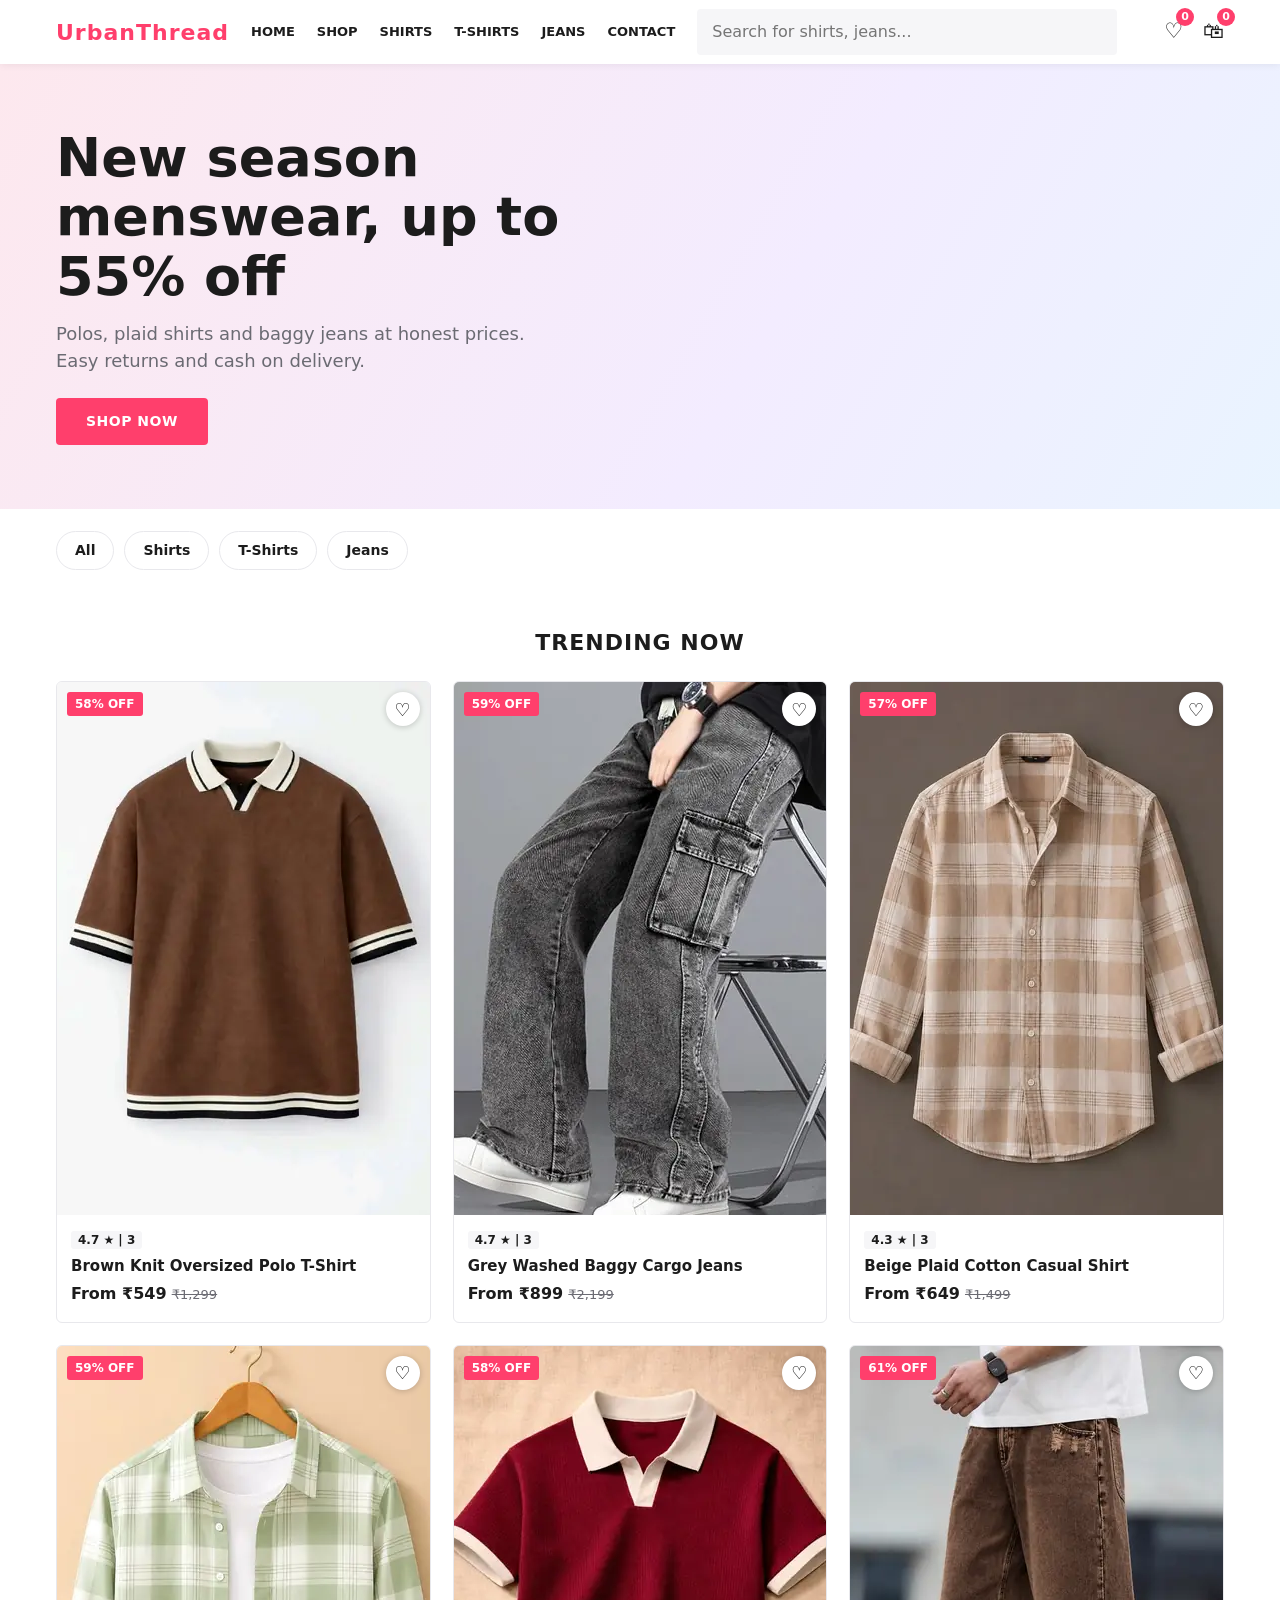
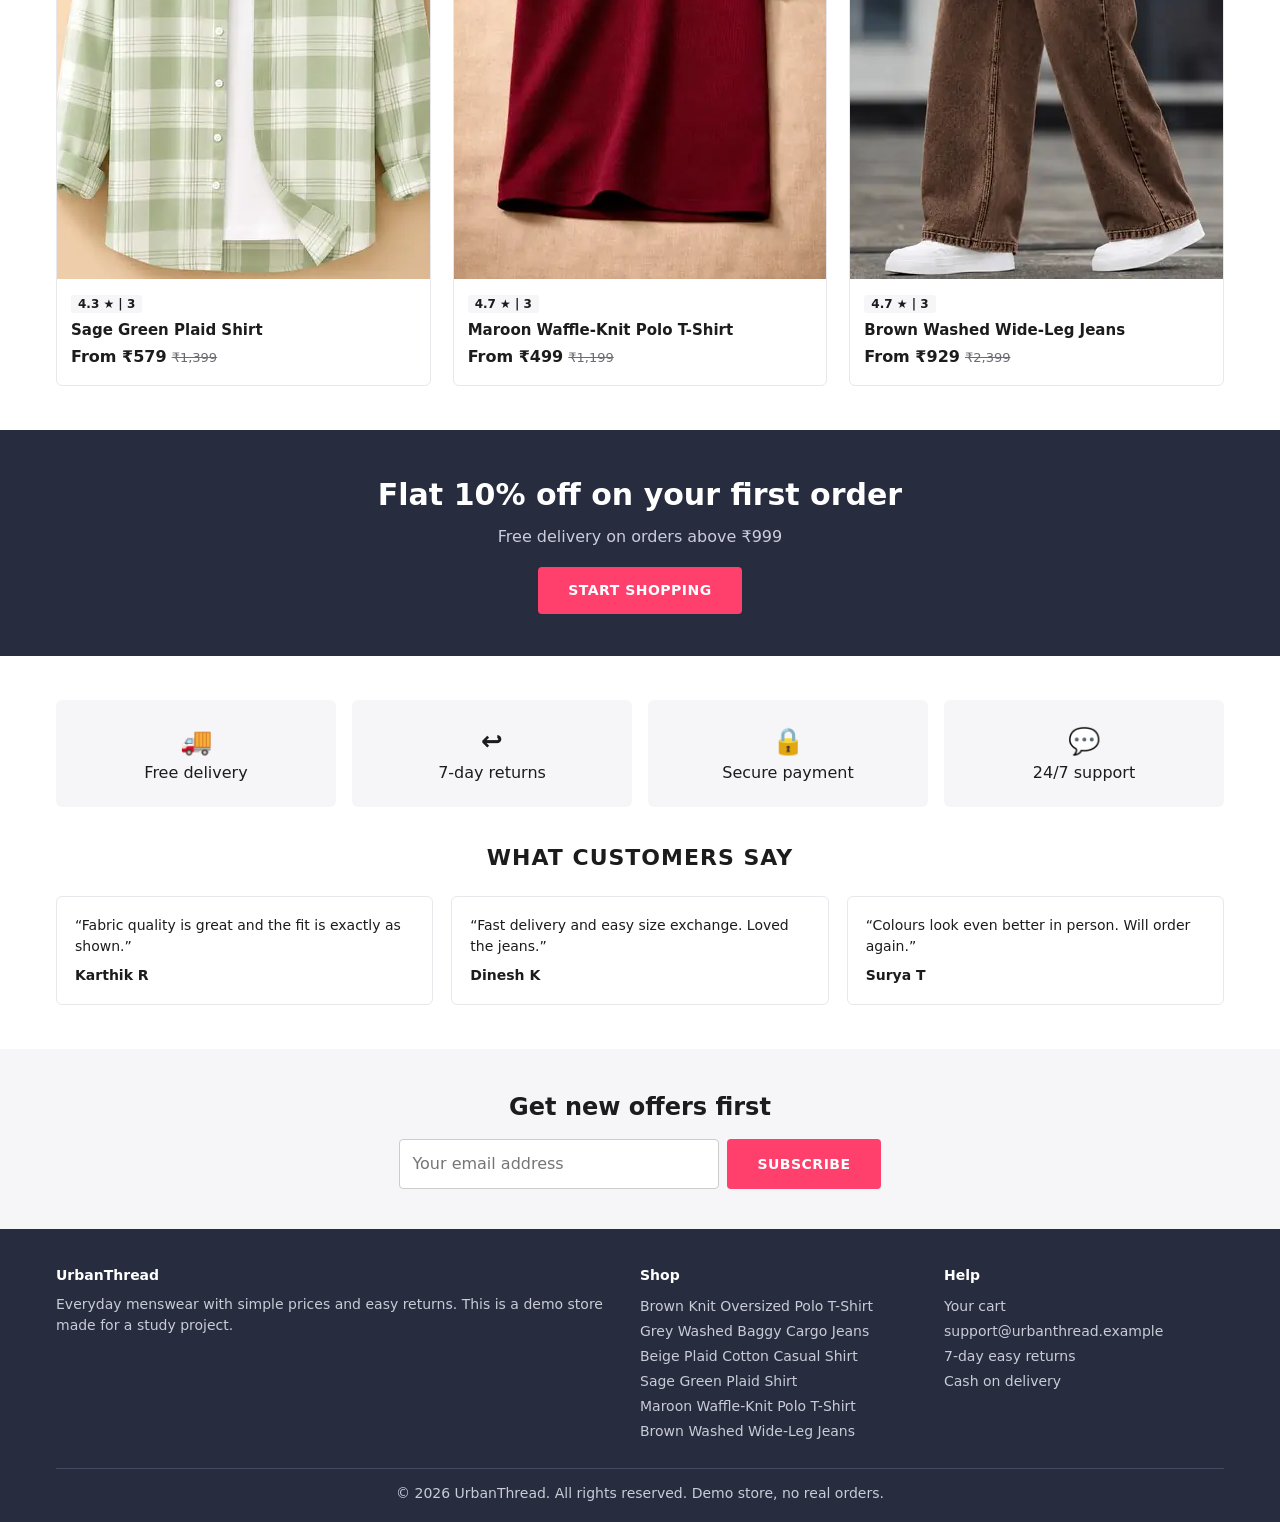
<file: index.html>
<!DOCTYPE html>
<html lang="en">
<head>
<script id="mcjs">!function(c,h,i,m,p){m=c.createElement(h),p=c.getElementsByTagName(h)[0],m.async=1,m.src=i,p.parentNode.insertBefore(m,p)}(document,"script","https://chimpstatic.com/mcjs-connected/js/users/894ae9c3219a603e431e87810/e78e65f719fe7f727af1d30b9.js");</script>  <!-- Google Tag Manager --><!--  -->
<script async src="https://www.googletagmanager.com/gtm.js?id=GTM-5TQHBGZM"></script>
<script>
  window.dataLayer = window.dataLayer || [];
  function gtag(){dataLayer.push(arguments);}
  gtag('js', new Date());
</script>
<!-- End Google Tag Manager -->
<meta charset="utf-8">

<meta name="viewport" content="width=device-width, initial-scale=1">
<title>UrbanThread - Men&#x27;s Shirts, Polos &amp; Jeans Online</title>
<meta name="description" content="Shop trendy men&#x27;s polos, plaid shirts and baggy jeans at UrbanThread. Up to 55% off, sizes S-XL, easy returns and cash on delivery.">
<meta name="robots" content="index,follow">
<link rel="canonical" href="https://abishekwabi.github.io/urbanthread-store/">
<link rel="icon" href="data:image/svg+xml,%3Csvg xmlns='http://www.w3.org/2000/svg' viewBox='0 0 100 100'%3E%3Ctext y='.9em' font-size='90'%3E🛍%3C/text%3E%3C/svg%3E">
<meta property="og:type" content="website"><meta property="og:site_name" content="UrbanThread">
<meta property="og:title" content="UrbanThread - Men&#x27;s Shirts, Polos &amp; Jeans Online"><meta property="og:description" content="Shop trendy men&#x27;s polos, plaid shirts and baggy jeans at UrbanThread. Up to 55% off, sizes S-XL, easy returns and cash on delivery.">
<meta property="og:url" content="https://abishekwabi.github.io/urbanthread-store/"><meta property="og:image" content="https://abishekwabi.github.io/urbanthread-store/p1.webp">
<meta name="twitter:card" content="summary_large_image"><meta name="twitter:title" content="UrbanThread - Men&#x27;s Shirts, Polos &amp; Jeans Online"><meta name="twitter:description" content="Shop trendy men&#x27;s polos, plaid shirts and baggy jeans at UrbanThread. Up to 55% off, sizes S-XL, easy returns and cash on delivery."><meta name="twitter:image" content="https://abishekwabi.github.io/urbanthread-store/p1.webp">
<link rel="preload" href="style.css" as="style">
<link rel="stylesheet" href="style.css">
<script type="application/ld+json">{"@context": "https://schema.org", "@type": "Organization", "name": "UrbanThread", "url": "https://abishekwabi.github.io/urbanthread-store/", "logo": "https://abishekwabi.github.io/urbanthread-store/p1-s.webp"}</script>
<script type="application/ld+json">{"@context": "https://schema.org", "@type": "WebSite", "name": "UrbanThread", "url": "https://abishekwabi.github.io/urbanthread-store/", "potentialAction": {"@type": "SearchAction", "target": "https://abishekwabi.github.io/urbanthread-store/index.html?q={search_term_string}", "query-input": "required name=search_term_string"}}</script>
<script type="application/ld+json">{"@context": "https://schema.org", "@type": "ItemList", "name": "Men's clothing", "itemListElement": [{"@type": "ListItem", "position": 1, "url": "https://abishekwabi.github.io/urbanthread-store/product1.html", "name": "Brown Knit Oversized Polo T-Shirt", "image": "https://abishekwabi.github.io/urbanthread-store/p1.webp"}, {"@type": "ListItem", "position": 2, "url": "https://abishekwabi.github.io/urbanthread-store/product2.html", "name": "Grey Washed Baggy Cargo Jeans", "image": "https://abishekwabi.github.io/urbanthread-store/p2.webp"}, {"@type": "ListItem", "position": 3, "url": "https://abishekwabi.github.io/urbanthread-store/product3.html", "name": "Beige Plaid Cotton Casual Shirt", "image": "https://abishekwabi.github.io/urbanthread-store/p3.webp"}, {"@type": "ListItem", "position": 4, "url": "https://abishekwabi.github.io/urbanthread-store/product4.html", "name": "Sage Green Plaid Shirt", "image": "https://abishekwabi.github.io/urbanthread-store/p4.webp"}, {"@type": "ListItem", "position": 5, "url": "https://abishekwabi.github.io/urbanthread-store/product5.html", "name": "Maroon Waffle-Knit Polo T-Shirt", "image": "https://abishekwabi.github.io/urbanthread-store/p5.webp"}, {"@type": "ListItem", "position": 6, "url": "https://abishekwabi.github.io/urbanthread-store/product6.html", "name": "Brown Washed Wide-Leg Jeans", "image": "https://abishekwabi.github.io/urbanthread-store/p6.webp"}]}</script>
</head>
<body data-page="home">
<!-- Google Tag Manager (noscript) -->
<noscript><iframe src="https://www.googletagmanager.com/ns.html?id=GTM-MJVWJDTV" height="0" width="0" style="display:none;visibility:hidden"></iframe></noscript>
<!-- End Google Tag Manager (noscript) -->
<div id="hdr"></div>
<section class="hero"><div class="wrap"><h1>New season menswear, up to 55% off</h1><p>Polos, plaid shirts and baggy jeans at honest prices. Easy returns and cash on delivery.</p><a class="btn" href="#products">Shop now</a></div></section>
<main class="wrap"><div class="chips"><a href="index.html#products">All</a><a href="index.html?cat=Shirts#products">Shirts</a><a href="index.html?cat=T-Shirts#products">T-Shirts</a><a href="index.html?cat=Jeans#products">Jeans</a></div>
<h2 class="t" id="products">Trending now</h2><div class="grid" id="grid"></div></main>
<section class="offer"><h2>Flat 10% off on your first order</h2><p>Free delivery on orders above ₹999</p><a class="btn" href="#products">Start shopping</a></section>
<section class="wrap"><div class="trust"><div><b>🚚</b>Free delivery</div><div><b>↩</b>7-day returns</div><div><b>🔒</b>Secure payment</div><div><b>💬</b>24/7 support</div></div>
<h2 class="t">What customers say</h2><div class="tm"><blockquote>“Fabric quality is great and the fit is exactly as shown.”<cite>Karthik R</cite></blockquote><blockquote>“Fast delivery and easy size exchange. Loved the jeans.”<cite>Dinesh K</cite></blockquote><blockquote>“Colours look even better in person. Will order again.”<cite>Surya T</cite></blockquote></div></section>
<section class="news"><h2>Get new offers first</h2><form id="nl"><input type="email" placeholder="Your email address" required aria-label="Email"><button class="btn" type="submit">Subscribe</button></form></section>
<div id="ftr"></div>
<script src="products.js" defer></script>
<script src="script.js" defer></script>
</body>
</html>
</file>
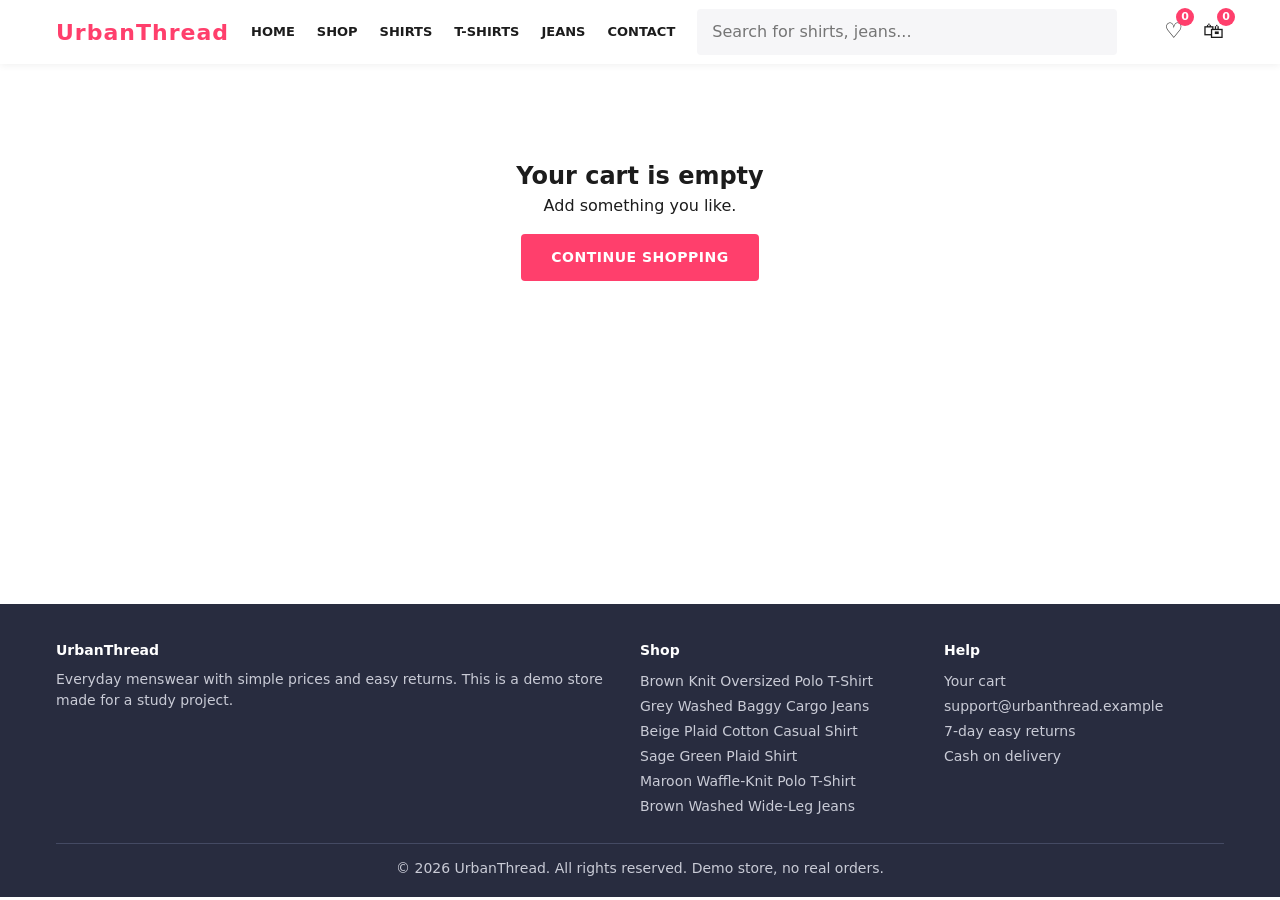
<file: cart.html>
<!DOCTYPE html>
<html lang="en">
<head>
<meta charset="utf-8">
<!-- Google Tag Manager -->
<script>(function(w,d,s,l,i){w[l]=w[l]||[];w[l].push({'gtm.start':
new Date().getTime(),event:'gtm.js'});var f=d.getElementsByTagName(s)[0],
j=d.createElement(s),dl=l!='dataLayer'?'&l='+l:'';j.async=true;j.src=
'https://www.googletagmanager.com/gtm.js?id='+i+dl;f.parentNode.insertBefore(j,f);
})(window,document,'script','dataLayer','GTM-MJVWJDTV');</script>
<!-- End Google Tag Manager -->
<meta name="viewport" content="width=device-width, initial-scale=1">
<title>Shopping Cart | UrbanThread</title>
<meta name="description" content="Review your cart and place your order.">
<meta name="robots" content="noindex,follow">
<link rel="canonical" href="https://abishekwabi.github.io/urbanthread-store/cart.html">
<link rel="icon" href="data:image/svg+xml,%3Csvg xmlns='http://www.w3.org/2000/svg' viewBox='0 0 100 100'%3E%3Ctext y='.9em' font-size='90'%3E🛍%3C/text%3E%3C/svg%3E">
<meta property="og:type" content="website"><meta property="og:site_name" content="UrbanThread">
<meta property="og:title" content="Shopping Cart | UrbanThread"><meta property="og:description" content="Review your cart and place your order.">
<meta property="og:url" content="https://abishekwabi.github.io/urbanthread-store/cart.html"><meta property="og:image" content="https://abishekwabi.github.io/urbanthread-store/p1.webp">
<meta name="twitter:card" content="summary_large_image"><meta name="twitter:title" content="Shopping Cart | UrbanThread"><meta name="twitter:description" content="Review your cart and place your order."><meta name="twitter:image" content="https://abishekwabi.github.io/urbanthread-store/p1.webp">
<link rel="preload" href="style.css" as="style">
<link rel="stylesheet" href="style.css">
</head>
<body data-page="cart">
<!-- Google Tag Manager (noscript) -->
<noscript><iframe src="https://www.googletagmanager.com/ns.html?id=GTM-MJVWJDTV" height="0" width="0" style="display:none;visibility:hidden"></iframe></noscript>
<!-- End Google Tag Manager (noscript) -->
<div id="hdr"></div>
<main class="wrap" id="cartbox" style="padding-top:24px;padding-bottom:40px;min-height:60vh"></main>
<div id="ftr"></div>
<script src="products.js" defer></script>
<script src="script.js" defer></script>
</body>
</html>
</file>
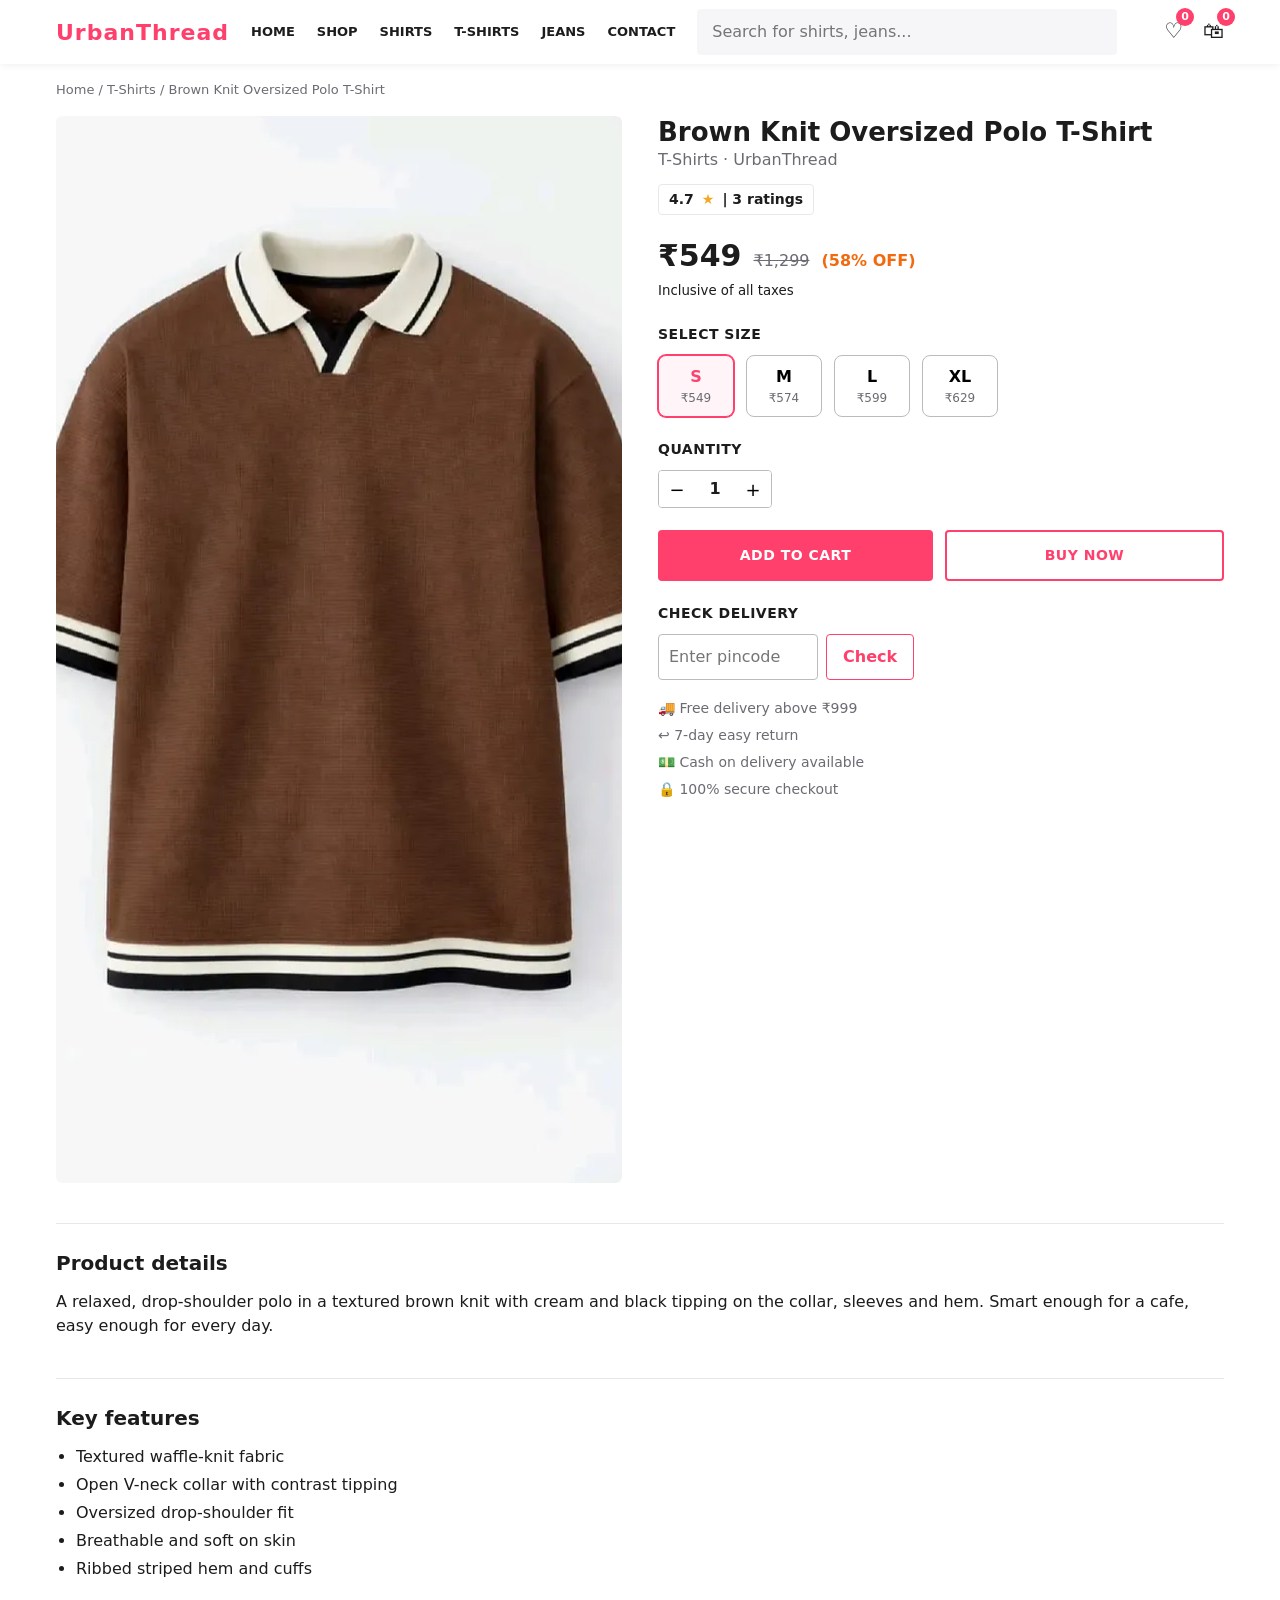
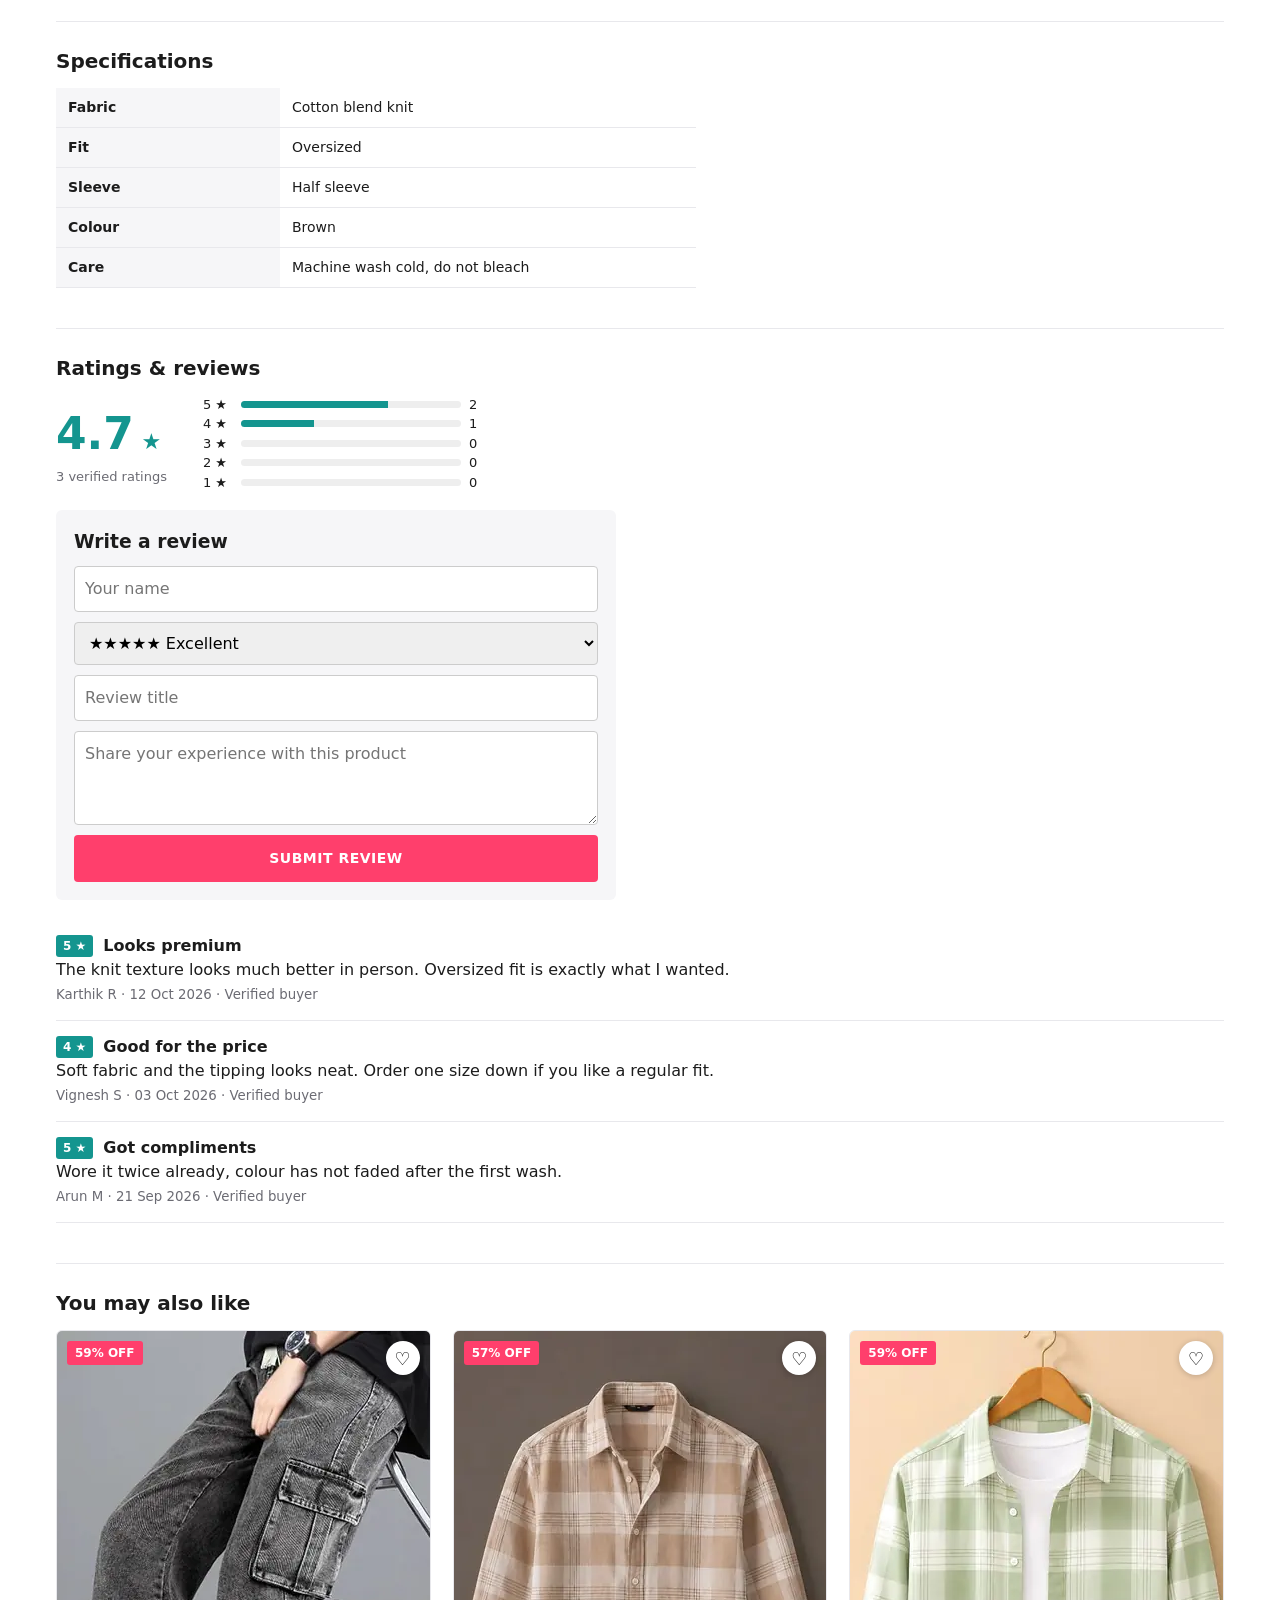
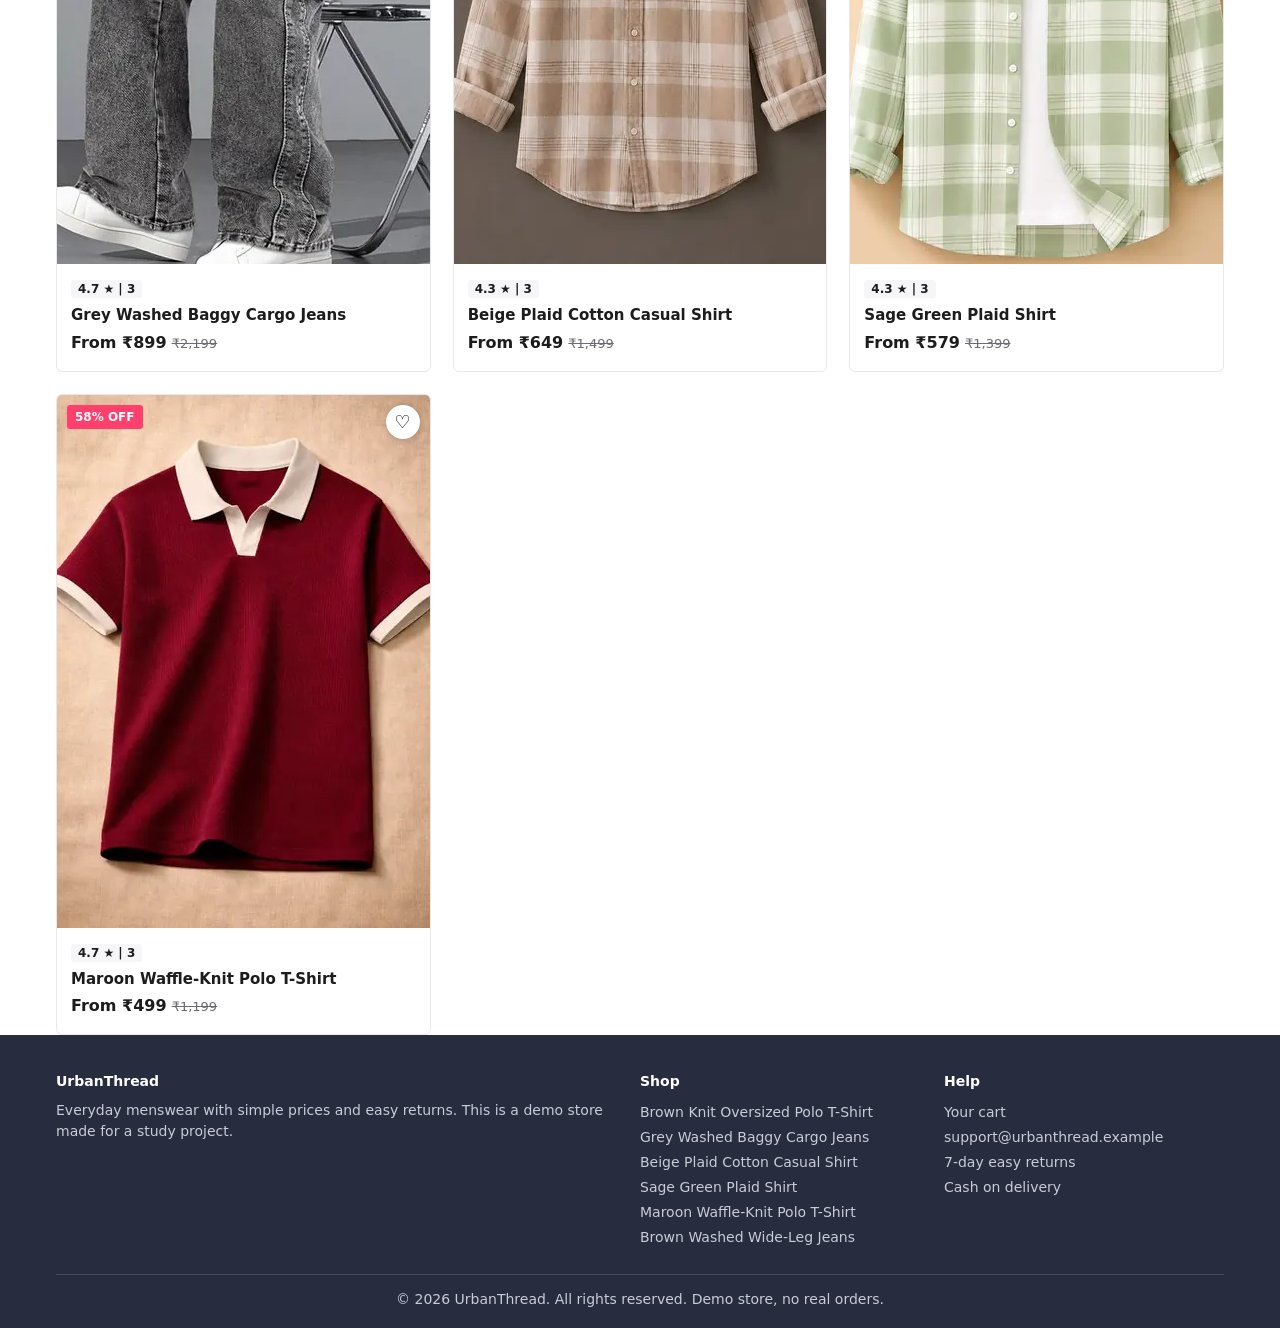
<file: product1.html>
<!DOCTYPE html>
<html lang="en">
<head>
<meta charset="utf-8">
<!-- Google Tag Manager -->
<script>(function(w,d,s,l,i){w[l]=w[l]||[];w[l].push({'gtm.start':
new Date().getTime(),event:'gtm.js'});var f=d.getElementsByTagName(s)[0],
j=d.createElement(s),dl=l!='dataLayer'?'&l='+l:'';j.async=true;j.src=
'https://www.googletagmanager.com/gtm.js?id='+i+dl;f.parentNode.insertBefore(j,f);
})(window,document,'script','dataLayer','GTM-MJVWJDTV');</script>
<!-- End Google Tag Manager -->
<meta name="viewport" content="width=device-width, initial-scale=1">
<title>Brown Knit Oversized Polo T-Shirt - Buy Online from ₹549 | UrbanThread</title>
<meta name="description" content="Buy Brown Knit Oversized Polo T-Shirt online at UrbanThread. A relaxed, drop-shoulder polo in a textured brown knit with cream and black tipping on the collar, sleeves and hem. Sizes S-XL, easy returns, cash on delivery.">
<meta name="robots" content="index,follow">
<link rel="canonical" href="https://abishekwabi.github.io/urbanthread-store/product1.html">
<link rel="icon" href="data:image/svg+xml,%3Csvg xmlns='http://www.w3.org/2000/svg' viewBox='0 0 100 100'%3E%3Ctext y='.9em' font-size='90'%3E🛍%3C/text%3E%3C/svg%3E">
<meta property="og:type" content="website"><meta property="og:site_name" content="UrbanThread">
<meta property="og:title" content="Brown Knit Oversized Polo T-Shirt - Buy Online from ₹549 | UrbanThread"><meta property="og:description" content="Buy Brown Knit Oversized Polo T-Shirt online at UrbanThread. A relaxed, drop-shoulder polo in a textured brown knit with cream and black tipping on the collar, sleeves and hem. Sizes S-XL, easy returns, cash on delivery.">
<meta property="og:url" content="https://abishekwabi.github.io/urbanthread-store/product1.html"><meta property="og:image" content="https://abishekwabi.github.io/urbanthread-store/p1.webp">
<meta name="twitter:card" content="summary_large_image"><meta name="twitter:title" content="Brown Knit Oversized Polo T-Shirt - Buy Online from ₹549 | UrbanThread"><meta name="twitter:description" content="Buy Brown Knit Oversized Polo T-Shirt online at UrbanThread. A relaxed, drop-shoulder polo in a textured brown knit with cream and black tipping on the collar, sleeves and hem. Sizes S-XL, easy returns, cash on delivery."><meta name="twitter:image" content="https://abishekwabi.github.io/urbanthread-store/p1.webp">
<link rel="preload" href="style.css" as="style">
<link rel="stylesheet" href="style.css">
<script type="application/ld+json">{"@context": "https://schema.org", "@type": "Product", "name": "Brown Knit Oversized Polo T-Shirt", "image": ["https://abishekwabi.github.io/urbanthread-store/p1.webp"], "description": "A relaxed, drop-shoulder polo in a textured brown knit with cream and black tipping on the collar, sleeves and hem. Smart enough for a cafe, easy enough for every day.", "sku": "UT-001", "brand": {"@type": "Brand", "name": "UrbanThread"}, "category": "T-Shirts", "aggregateRating": {"@type": "AggregateRating", "ratingValue": 4.7, "reviewCount": 3}, "review": [{"@type": "Review", "author": {"@type": "Person", "name": "Karthik R"}, "reviewRating": {"@type": "Rating", "ratingValue": 5}, "name": "Looks premium", "reviewBody": "The knit texture looks much better in person. Oversized fit is exactly what I wanted."}, {"@type": "Review", "author": {"@type": "Person", "name": "Vignesh S"}, "reviewRating": {"@type": "Rating", "ratingValue": 4}, "name": "Good for the price", "reviewBody": "Soft fabric and the tipping looks neat. Order one size down if you like a regular fit."}, {"@type": "Review", "author": {"@type": "Person", "name": "Arun M"}, "reviewRating": {"@type": "Rating", "ratingValue": 5}, "name": "Got compliments", "reviewBody": "Wore it twice already, colour has not faded after the first wash."}], "offers": {"@type": "AggregateOffer", "priceCurrency": "INR", "lowPrice": 549, "highPrice": 629, "offerCount": 4, "availability": "https://schema.org/InStock", "itemCondition": "https://schema.org/NewCondition", "url": "https://abishekwabi.github.io/urbanthread-store/product1.html"}}</script>
<script type="application/ld+json">{"@context": "https://schema.org", "@type": "BreadcrumbList", "itemListElement": [{"@type": "ListItem", "position": 1, "name": "Home", "item": "https://abishekwabi.github.io/urbanthread-store/"}, {"@type": "ListItem", "position": 2, "name": "T-Shirts", "item": "https://abishekwabi.github.io/urbanthread-store/index.html?cat=T-Shirts"}, {"@type": "ListItem", "position": 3, "name": "Brown Knit Oversized Polo T-Shirt", "item": "https://abishekwabi.github.io/urbanthread-store/product1.html"}]}</script>
</head>
<body data-page="product" data-id="1">
<!-- Google Tag Manager (noscript) -->
<noscript><iframe src="https://www.googletagmanager.com/ns.html?id=GTM-MJVWJDTV" height="0" width="0" style="display:none;visibility:hidden"></iframe></noscript>
<!-- End Google Tag Manager (noscript) -->
<div id="hdr"></div>
<main class="wrap" id="app"><h1>Brown Knit Oversized Polo T-Shirt</h1></main>
<div id="ftr"></div>
<script src="products.js" defer></script>
<script src="script.js" defer></script>
</body>
</html>
</file>
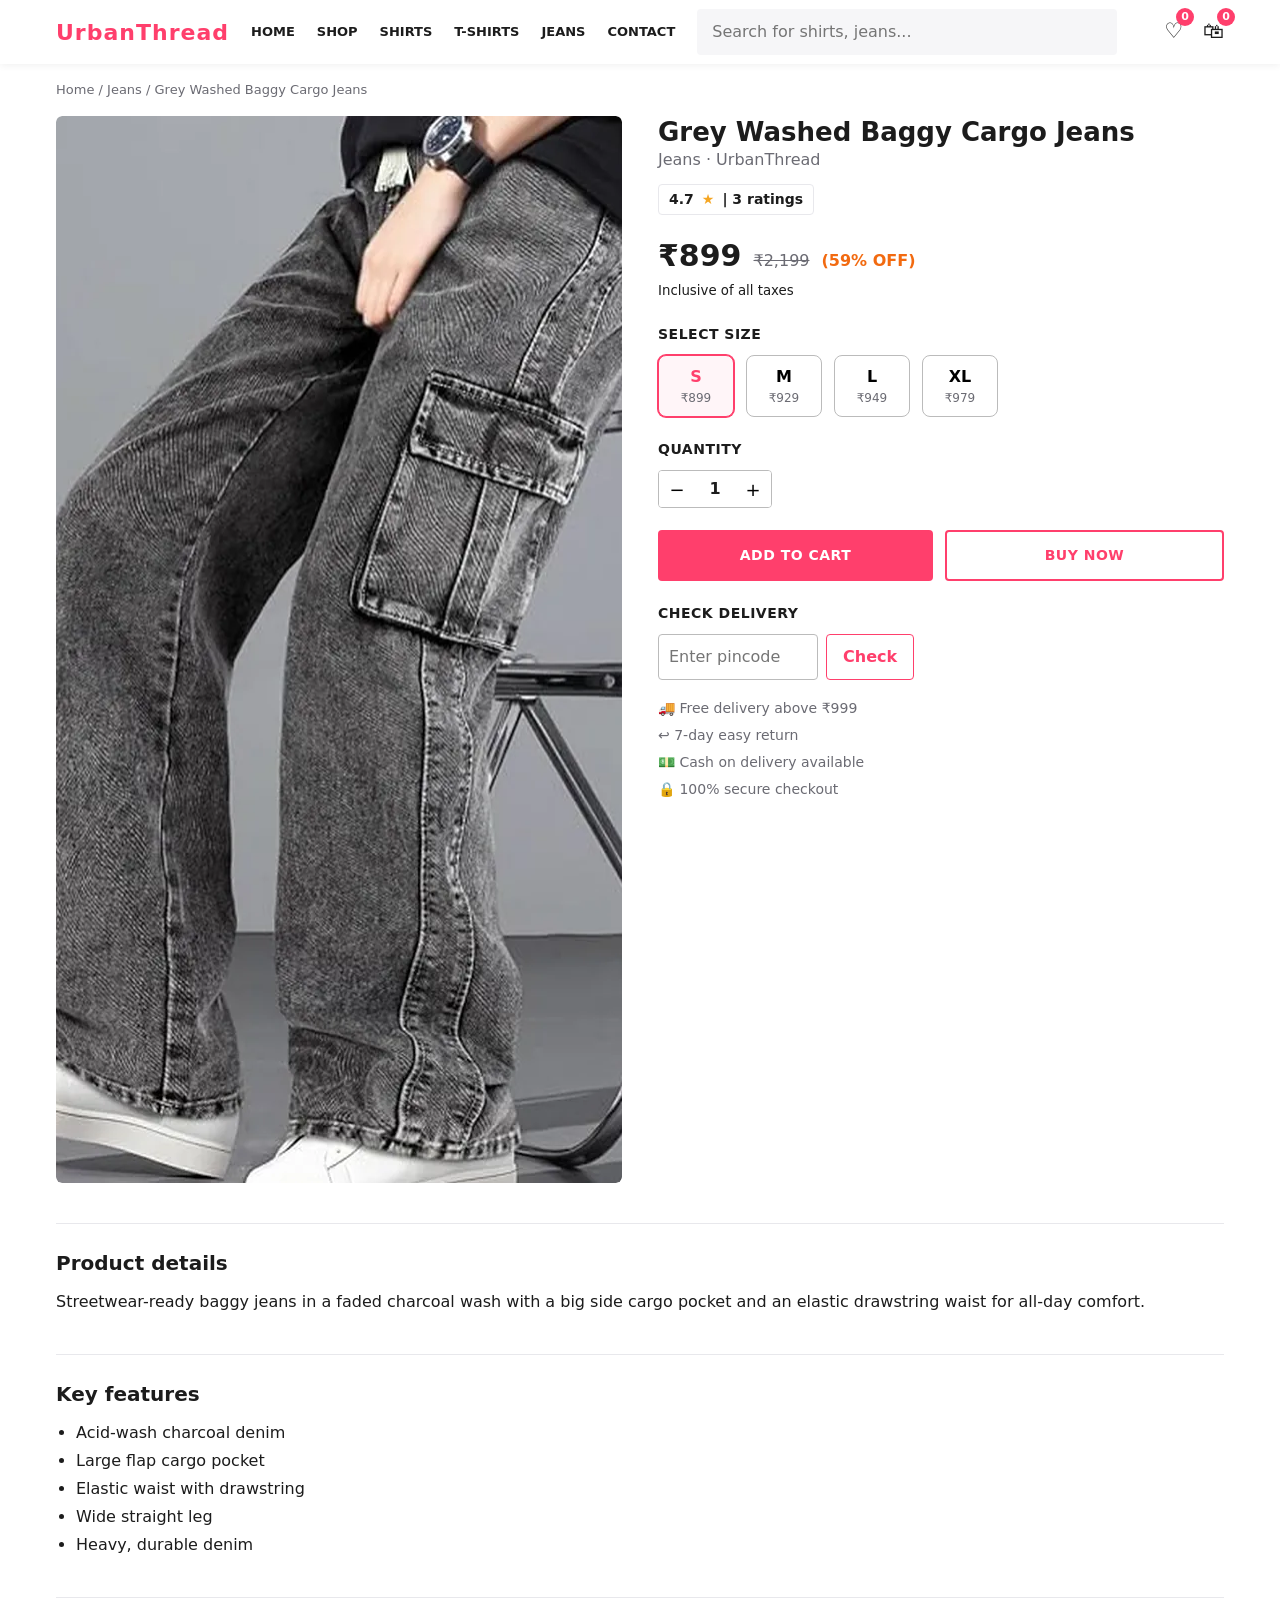
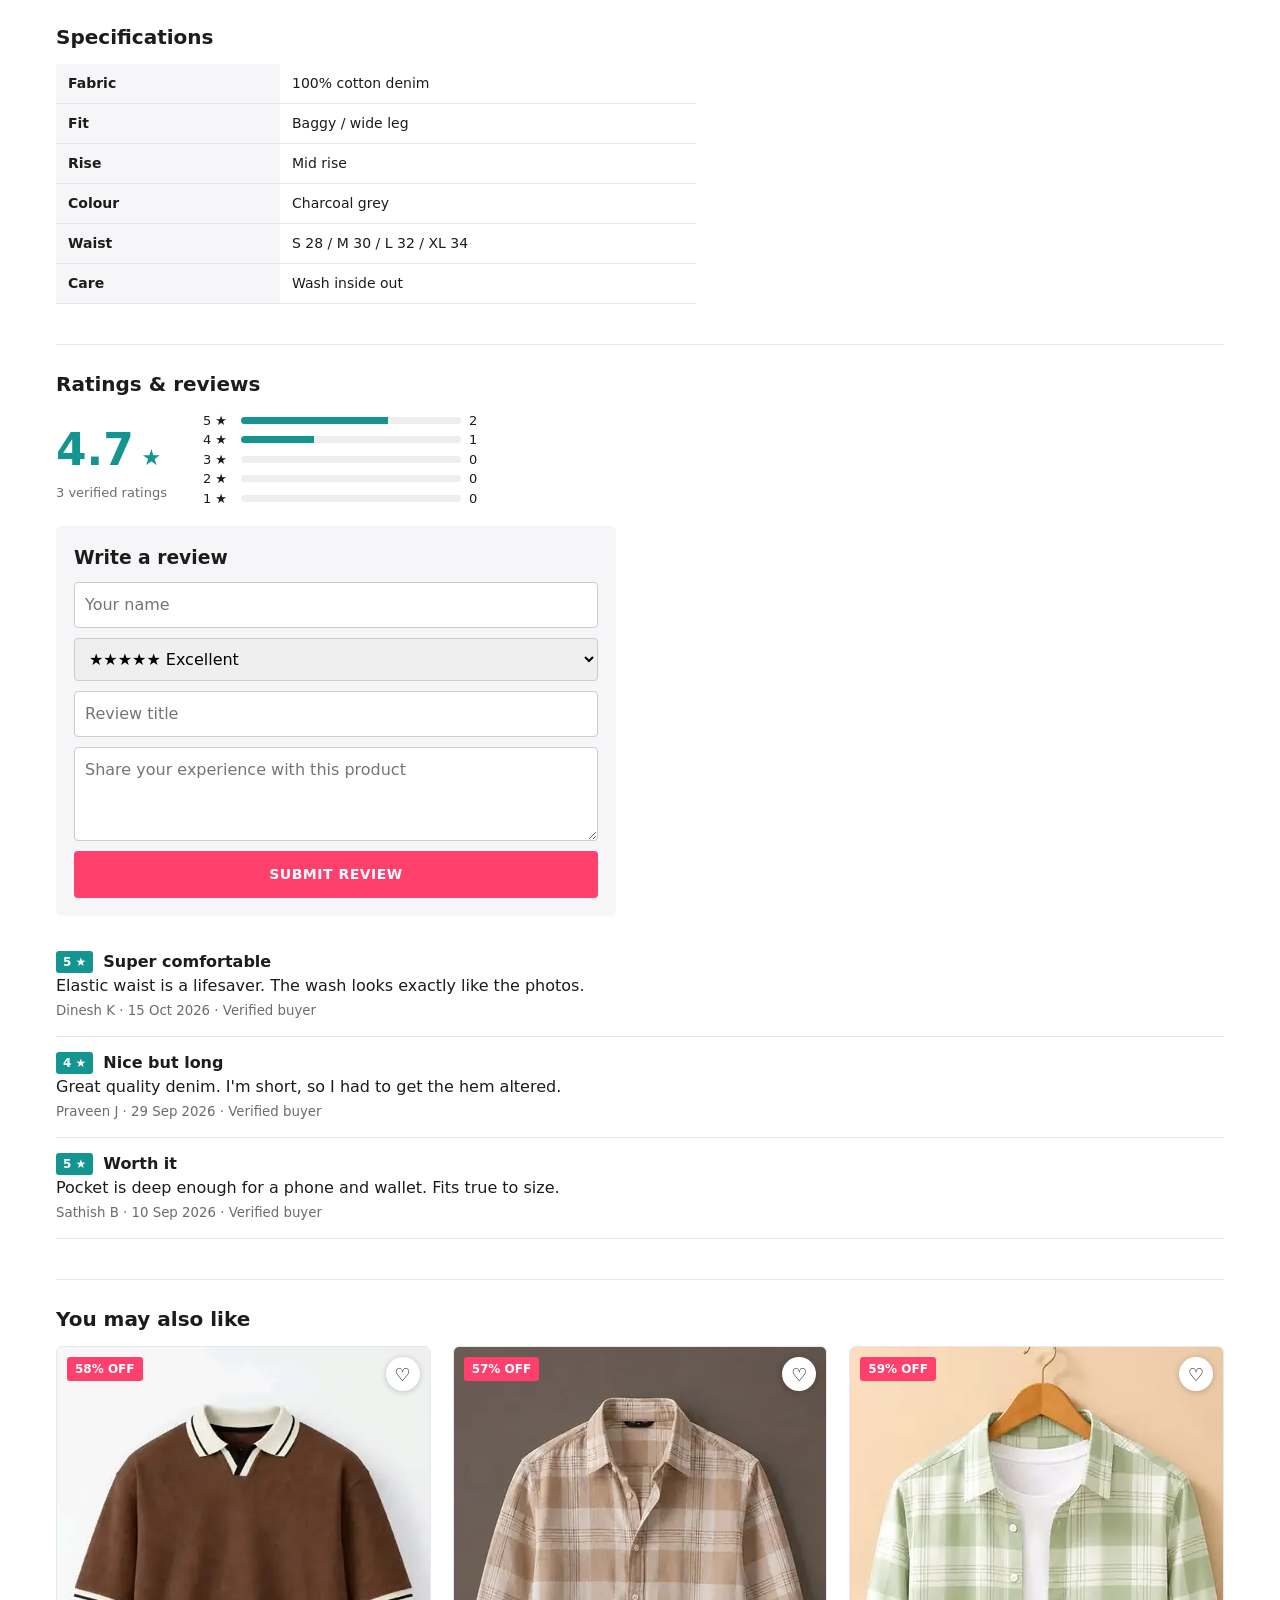
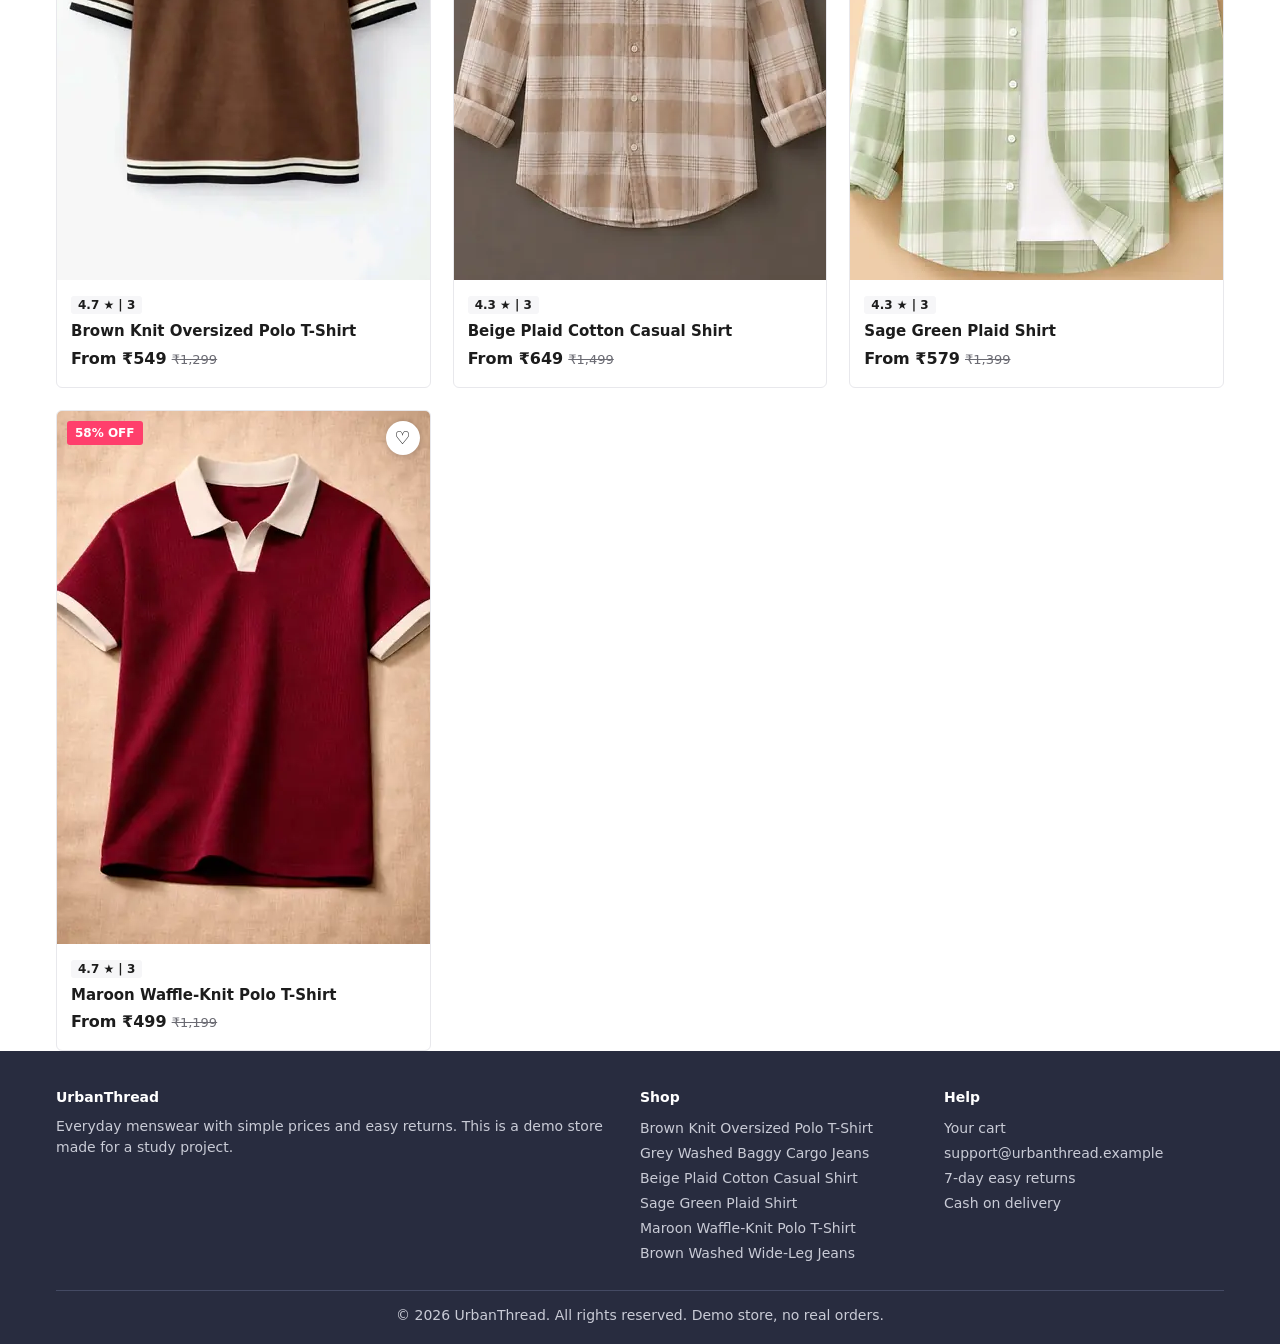
<file: product2.html>
<!DOCTYPE html>
<html lang="en">
<head>
<meta charset="utf-8">
<!-- Google Tag Manager -->
<script>(function(w,d,s,l,i){w[l]=w[l]||[];w[l].push({'gtm.start':
new Date().getTime(),event:'gtm.js'});var f=d.getElementsByTagName(s)[0],
j=d.createElement(s),dl=l!='dataLayer'?'&l='+l:'';j.async=true;j.src=
'https://www.googletagmanager.com/gtm.js?id='+i+dl;f.parentNode.insertBefore(j,f);
})(window,document,'script','dataLayer','GTM-MJVWJDTV');</script>
<!-- End Google Tag Manager -->
<meta name="viewport" content="width=device-width, initial-scale=1">
<title>Grey Washed Baggy Cargo Jeans - Buy Online from ₹899 | UrbanThread</title>
<meta name="description" content="Buy Grey Washed Baggy Cargo Jeans online at UrbanThread. Streetwear-ready baggy jeans in a faded charcoal wash with a big side cargo pocket and an elastic drawstring waist for all-day comfort. Sizes S-XL, easy returns, cash on delivery.">
<meta name="robots" content="index,follow">
<link rel="canonical" href="https://abishekwabi.github.io/urbanthread-store/product2.html">
<link rel="icon" href="data:image/svg+xml,%3Csvg xmlns='http://www.w3.org/2000/svg' viewBox='0 0 100 100'%3E%3Ctext y='.9em' font-size='90'%3E🛍%3C/text%3E%3C/svg%3E">
<meta property="og:type" content="website"><meta property="og:site_name" content="UrbanThread">
<meta property="og:title" content="Grey Washed Baggy Cargo Jeans - Buy Online from ₹899 | UrbanThread"><meta property="og:description" content="Buy Grey Washed Baggy Cargo Jeans online at UrbanThread. Streetwear-ready baggy jeans in a faded charcoal wash with a big side cargo pocket and an elastic drawstring waist for all-day comfort. Sizes S-XL, easy returns, cash on delivery.">
<meta property="og:url" content="https://abishekwabi.github.io/urbanthread-store/product2.html"><meta property="og:image" content="https://abishekwabi.github.io/urbanthread-store/p2.webp">
<meta name="twitter:card" content="summary_large_image"><meta name="twitter:title" content="Grey Washed Baggy Cargo Jeans - Buy Online from ₹899 | UrbanThread"><meta name="twitter:description" content="Buy Grey Washed Baggy Cargo Jeans online at UrbanThread. Streetwear-ready baggy jeans in a faded charcoal wash with a big side cargo pocket and an elastic drawstring waist for all-day comfort. Sizes S-XL, easy returns, cash on delivery."><meta name="twitter:image" content="https://abishekwabi.github.io/urbanthread-store/p2.webp">
<link rel="preload" href="style.css" as="style">
<link rel="stylesheet" href="style.css">
<script type="application/ld+json">{"@context": "https://schema.org", "@type": "Product", "name": "Grey Washed Baggy Cargo Jeans", "image": ["https://abishekwabi.github.io/urbanthread-store/p2.webp"], "description": "Streetwear-ready baggy jeans in a faded charcoal wash with a big side cargo pocket and an elastic drawstring waist for all-day comfort.", "sku": "UT-002", "brand": {"@type": "Brand", "name": "UrbanThread"}, "category": "Jeans", "aggregateRating": {"@type": "AggregateRating", "ratingValue": 4.7, "reviewCount": 3}, "review": [{"@type": "Review", "author": {"@type": "Person", "name": "Dinesh K"}, "reviewRating": {"@type": "Rating", "ratingValue": 5}, "name": "Super comfortable", "reviewBody": "Elastic waist is a lifesaver. The wash looks exactly like the photos."}, {"@type": "Review", "author": {"@type": "Person", "name": "Praveen J"}, "reviewRating": {"@type": "Rating", "ratingValue": 4}, "name": "Nice but long", "reviewBody": "Great quality denim. I'm short, so I had to get the hem altered."}, {"@type": "Review", "author": {"@type": "Person", "name": "Sathish B"}, "reviewRating": {"@type": "Rating", "ratingValue": 5}, "name": "Worth it", "reviewBody": "Pocket is deep enough for a phone and wallet. Fits true to size."}], "offers": {"@type": "AggregateOffer", "priceCurrency": "INR", "lowPrice": 899, "highPrice": 979, "offerCount": 4, "availability": "https://schema.org/InStock", "itemCondition": "https://schema.org/NewCondition", "url": "https://abishekwabi.github.io/urbanthread-store/product2.html"}}</script>
<script type="application/ld+json">{"@context": "https://schema.org", "@type": "BreadcrumbList", "itemListElement": [{"@type": "ListItem", "position": 1, "name": "Home", "item": "https://abishekwabi.github.io/urbanthread-store/"}, {"@type": "ListItem", "position": 2, "name": "Jeans", "item": "https://abishekwabi.github.io/urbanthread-store/index.html?cat=Jeans"}, {"@type": "ListItem", "position": 3, "name": "Grey Washed Baggy Cargo Jeans", "item": "https://abishekwabi.github.io/urbanthread-store/product2.html"}]}</script>
</head>
<body data-page="product" data-id="2">
<!-- Google Tag Manager (noscript) -->
<noscript><iframe src="https://www.googletagmanager.com/ns.html?id=GTM-MJVWJDTV" height="0" width="0" style="display:none;visibility:hidden"></iframe></noscript>
<!-- End Google Tag Manager (noscript) -->
<div id="hdr"></div>
<main class="wrap" id="app"><h1>Grey Washed Baggy Cargo Jeans</h1></main>
<div id="ftr"></div>
<script src="products.js" defer></script>
<script src="script.js" defer></script>
</body>
</html>
</file>
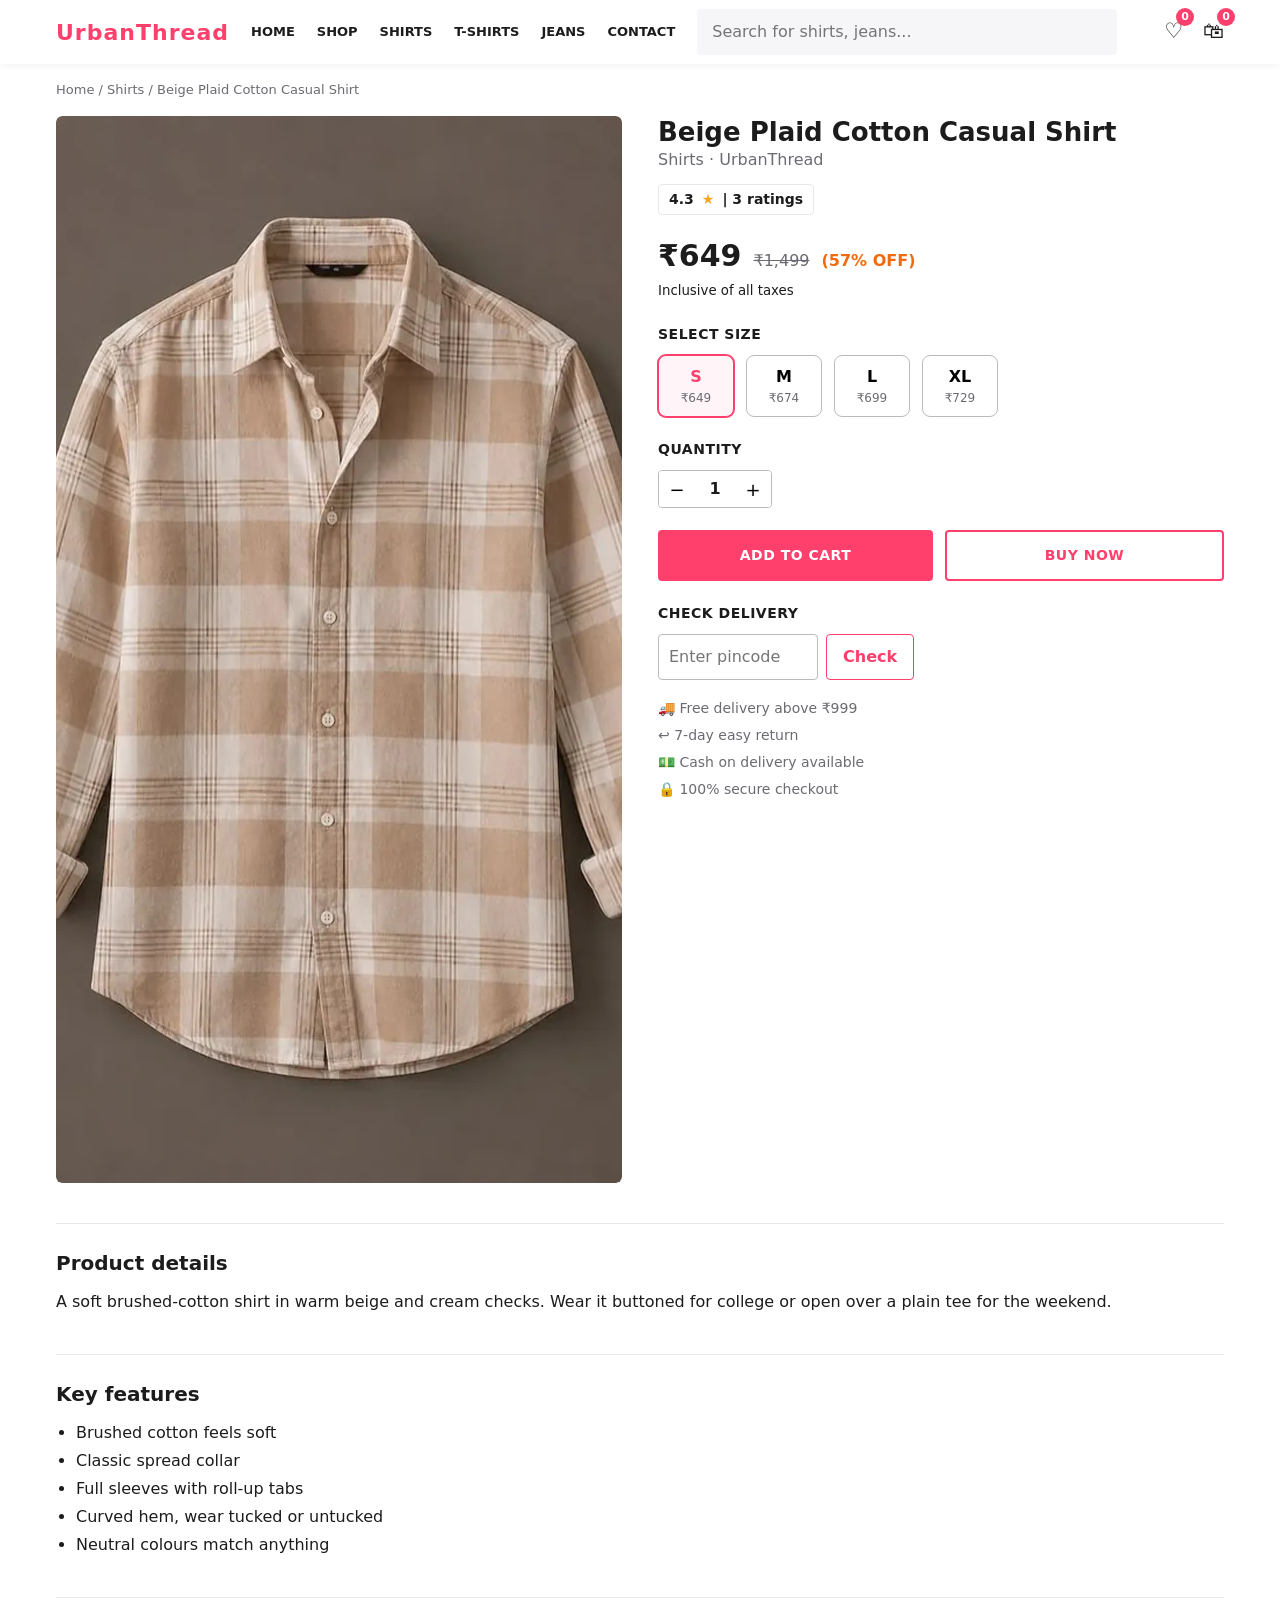
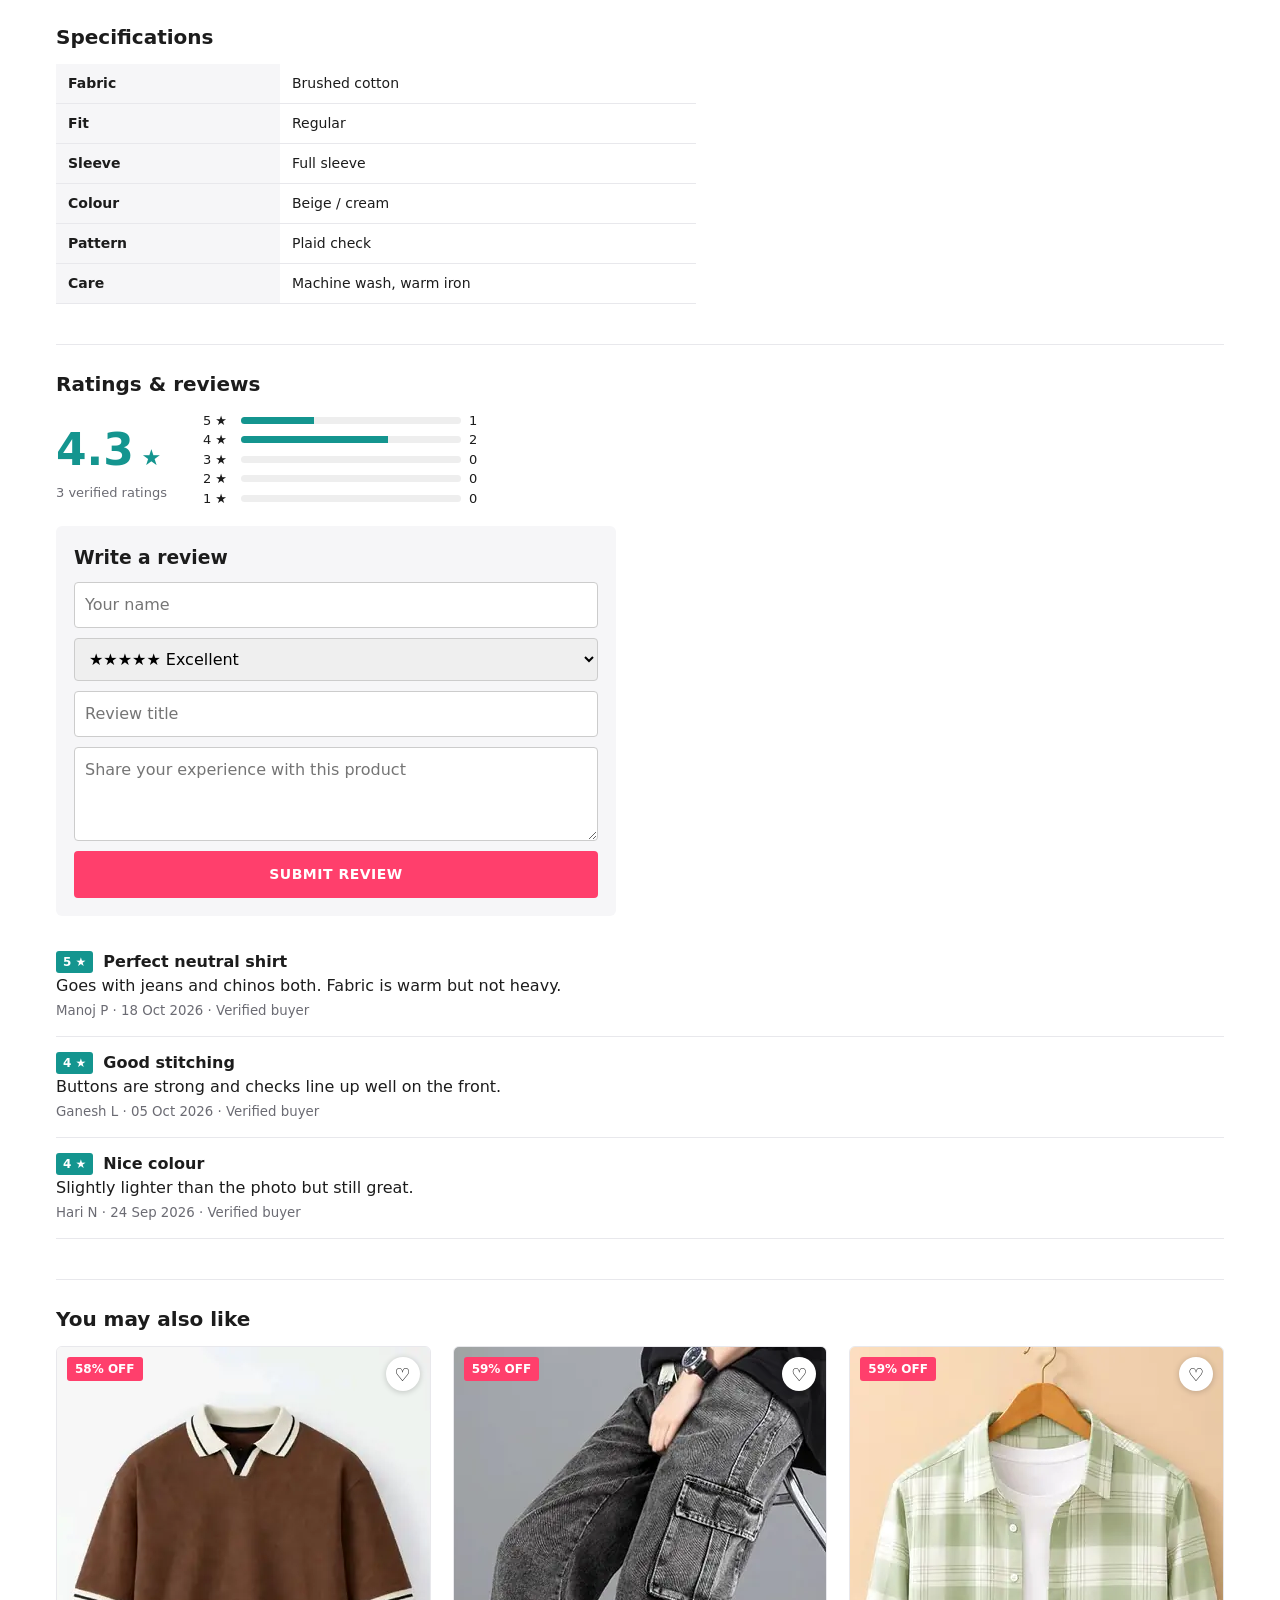
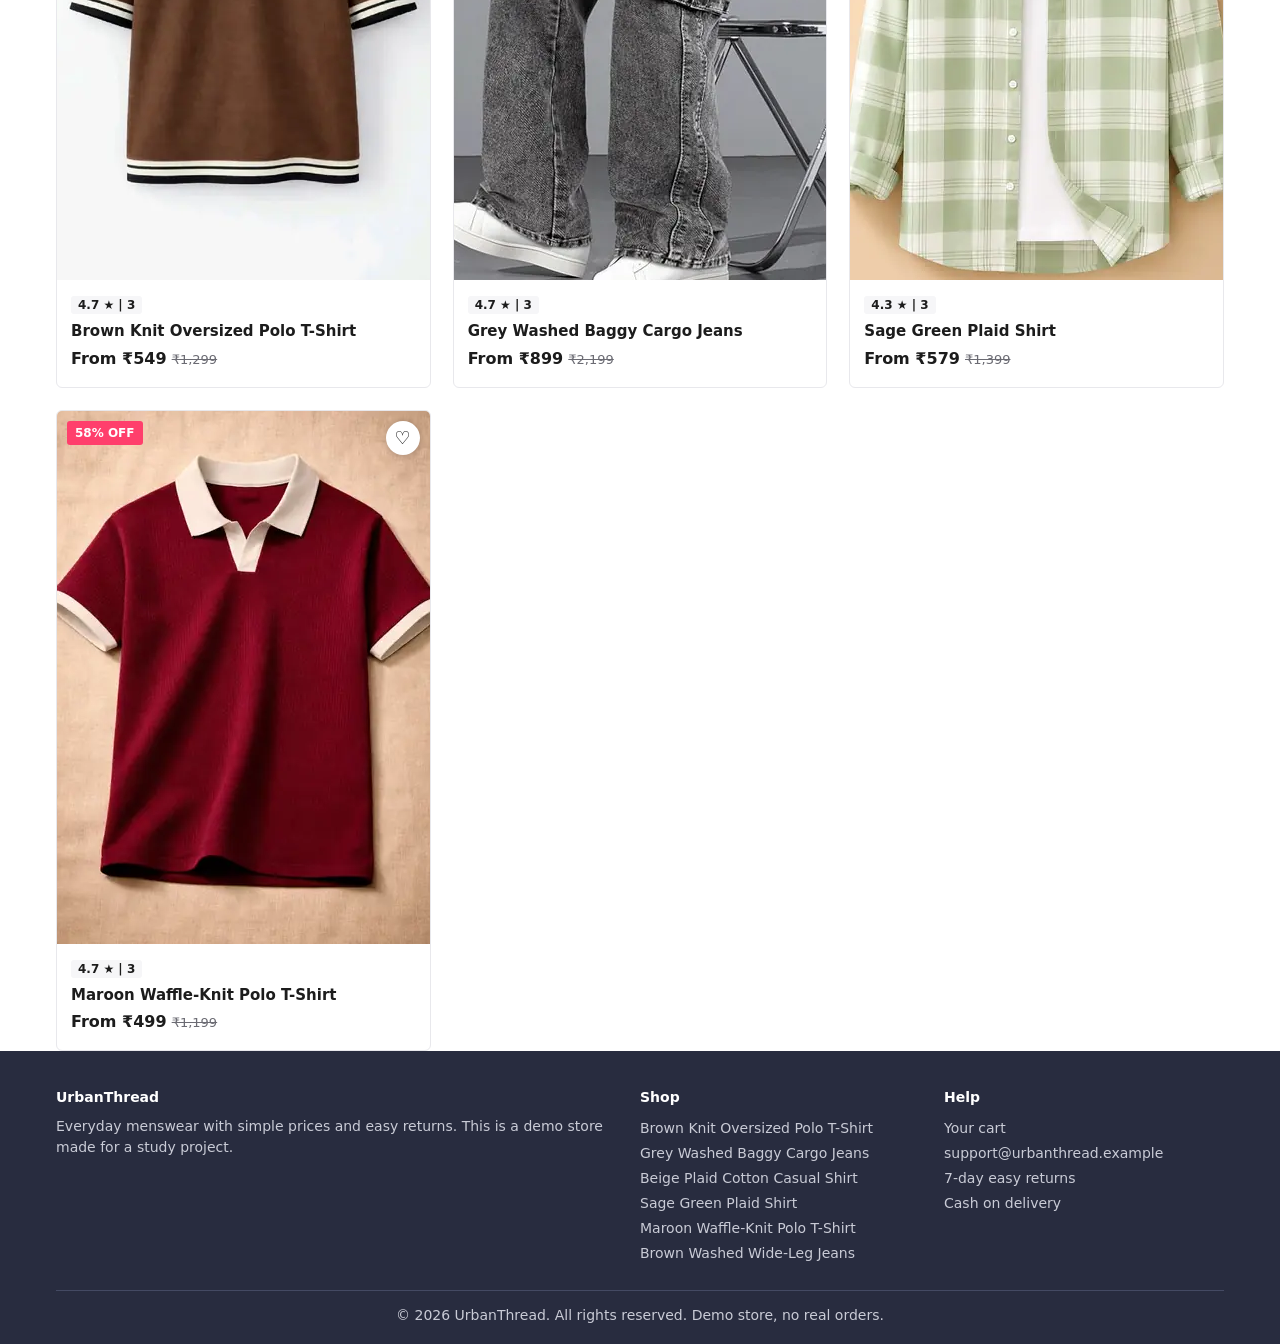
<file: product3.html>
<!DOCTYPE html>
<html lang="en">
<head>
<meta charset="utf-8">
<!-- Google Tag Manager -->
<script>(function(w,d,s,l,i){w[l]=w[l]||[];w[l].push({'gtm.start':
new Date().getTime(),event:'gtm.js'});var f=d.getElementsByTagName(s)[0],
j=d.createElement(s),dl=l!='dataLayer'?'&l='+l:'';j.async=true;j.src=
'https://www.googletagmanager.com/gtm.js?id='+i+dl;f.parentNode.insertBefore(j,f);
})(window,document,'script','dataLayer','GTM-MJVWJDTV');</script>
<!-- End Google Tag Manager -->
<meta name="viewport" content="width=device-width, initial-scale=1">
<title>Beige Plaid Cotton Casual Shirt - Buy Online from ₹649 | UrbanThread</title>
<meta name="description" content="Buy Beige Plaid Cotton Casual Shirt online at UrbanThread. A soft brushed-cotton shirt in warm beige and cream checks. Sizes S-XL, easy returns, cash on delivery.">
<meta name="robots" content="index,follow">
<link rel="canonical" href="https://abishekwabi.github.io/urbanthread-store/product3.html">
<link rel="icon" href="data:image/svg+xml,%3Csvg xmlns='http://www.w3.org/2000/svg' viewBox='0 0 100 100'%3E%3Ctext y='.9em' font-size='90'%3E🛍%3C/text%3E%3C/svg%3E">
<meta property="og:type" content="website"><meta property="og:site_name" content="UrbanThread">
<meta property="og:title" content="Beige Plaid Cotton Casual Shirt - Buy Online from ₹649 | UrbanThread"><meta property="og:description" content="Buy Beige Plaid Cotton Casual Shirt online at UrbanThread. A soft brushed-cotton shirt in warm beige and cream checks. Sizes S-XL, easy returns, cash on delivery.">
<meta property="og:url" content="https://abishekwabi.github.io/urbanthread-store/product3.html"><meta property="og:image" content="https://abishekwabi.github.io/urbanthread-store/p3.webp">
<meta name="twitter:card" content="summary_large_image"><meta name="twitter:title" content="Beige Plaid Cotton Casual Shirt - Buy Online from ₹649 | UrbanThread"><meta name="twitter:description" content="Buy Beige Plaid Cotton Casual Shirt online at UrbanThread. A soft brushed-cotton shirt in warm beige and cream checks. Sizes S-XL, easy returns, cash on delivery."><meta name="twitter:image" content="https://abishekwabi.github.io/urbanthread-store/p3.webp">
<link rel="preload" href="style.css" as="style">
<link rel="stylesheet" href="style.css">
<script type="application/ld+json">{"@context": "https://schema.org", "@type": "Product", "name": "Beige Plaid Cotton Casual Shirt", "image": ["https://abishekwabi.github.io/urbanthread-store/p3.webp"], "description": "A soft brushed-cotton shirt in warm beige and cream checks. Wear it buttoned for college or open over a plain tee for the weekend.", "sku": "UT-003", "brand": {"@type": "Brand", "name": "UrbanThread"}, "category": "Shirts", "aggregateRating": {"@type": "AggregateRating", "ratingValue": 4.3, "reviewCount": 3}, "review": [{"@type": "Review", "author": {"@type": "Person", "name": "Manoj P"}, "reviewRating": {"@type": "Rating", "ratingValue": 5}, "name": "Perfect neutral shirt", "reviewBody": "Goes with jeans and chinos both. Fabric is warm but not heavy."}, {"@type": "Review", "author": {"@type": "Person", "name": "Ganesh L"}, "reviewRating": {"@type": "Rating", "ratingValue": 4}, "name": "Good stitching", "reviewBody": "Buttons are strong and checks line up well on the front."}, {"@type": "Review", "author": {"@type": "Person", "name": "Hari N"}, "reviewRating": {"@type": "Rating", "ratingValue": 4}, "name": "Nice colour", "reviewBody": "Slightly lighter than the photo but still great."}], "offers": {"@type": "AggregateOffer", "priceCurrency": "INR", "lowPrice": 649, "highPrice": 729, "offerCount": 4, "availability": "https://schema.org/InStock", "itemCondition": "https://schema.org/NewCondition", "url": "https://abishekwabi.github.io/urbanthread-store/product3.html"}}</script>
<script type="application/ld+json">{"@context": "https://schema.org", "@type": "BreadcrumbList", "itemListElement": [{"@type": "ListItem", "position": 1, "name": "Home", "item": "https://abishekwabi.github.io/urbanthread-store/"}, {"@type": "ListItem", "position": 2, "name": "Shirts", "item": "https://abishekwabi.github.io/urbanthread-store/index.html?cat=Shirts"}, {"@type": "ListItem", "position": 3, "name": "Beige Plaid Cotton Casual Shirt", "item": "https://abishekwabi.github.io/urbanthread-store/product3.html"}]}</script>
</head>
<body data-page="product" data-id="3">
<!-- Google Tag Manager (noscript) -->
<noscript><iframe src="https://www.googletagmanager.com/ns.html?id=GTM-MJVWJDTV" height="0" width="0" style="display:none;visibility:hidden"></iframe></noscript>
<!-- End Google Tag Manager (noscript) -->
<div id="hdr"></div>
<main class="wrap" id="app"><h1>Beige Plaid Cotton Casual Shirt</h1></main>
<div id="ftr"></div>
<script src="products.js" defer></script>
<script src="script.js" defer></script>
</body>
</html>
</file>
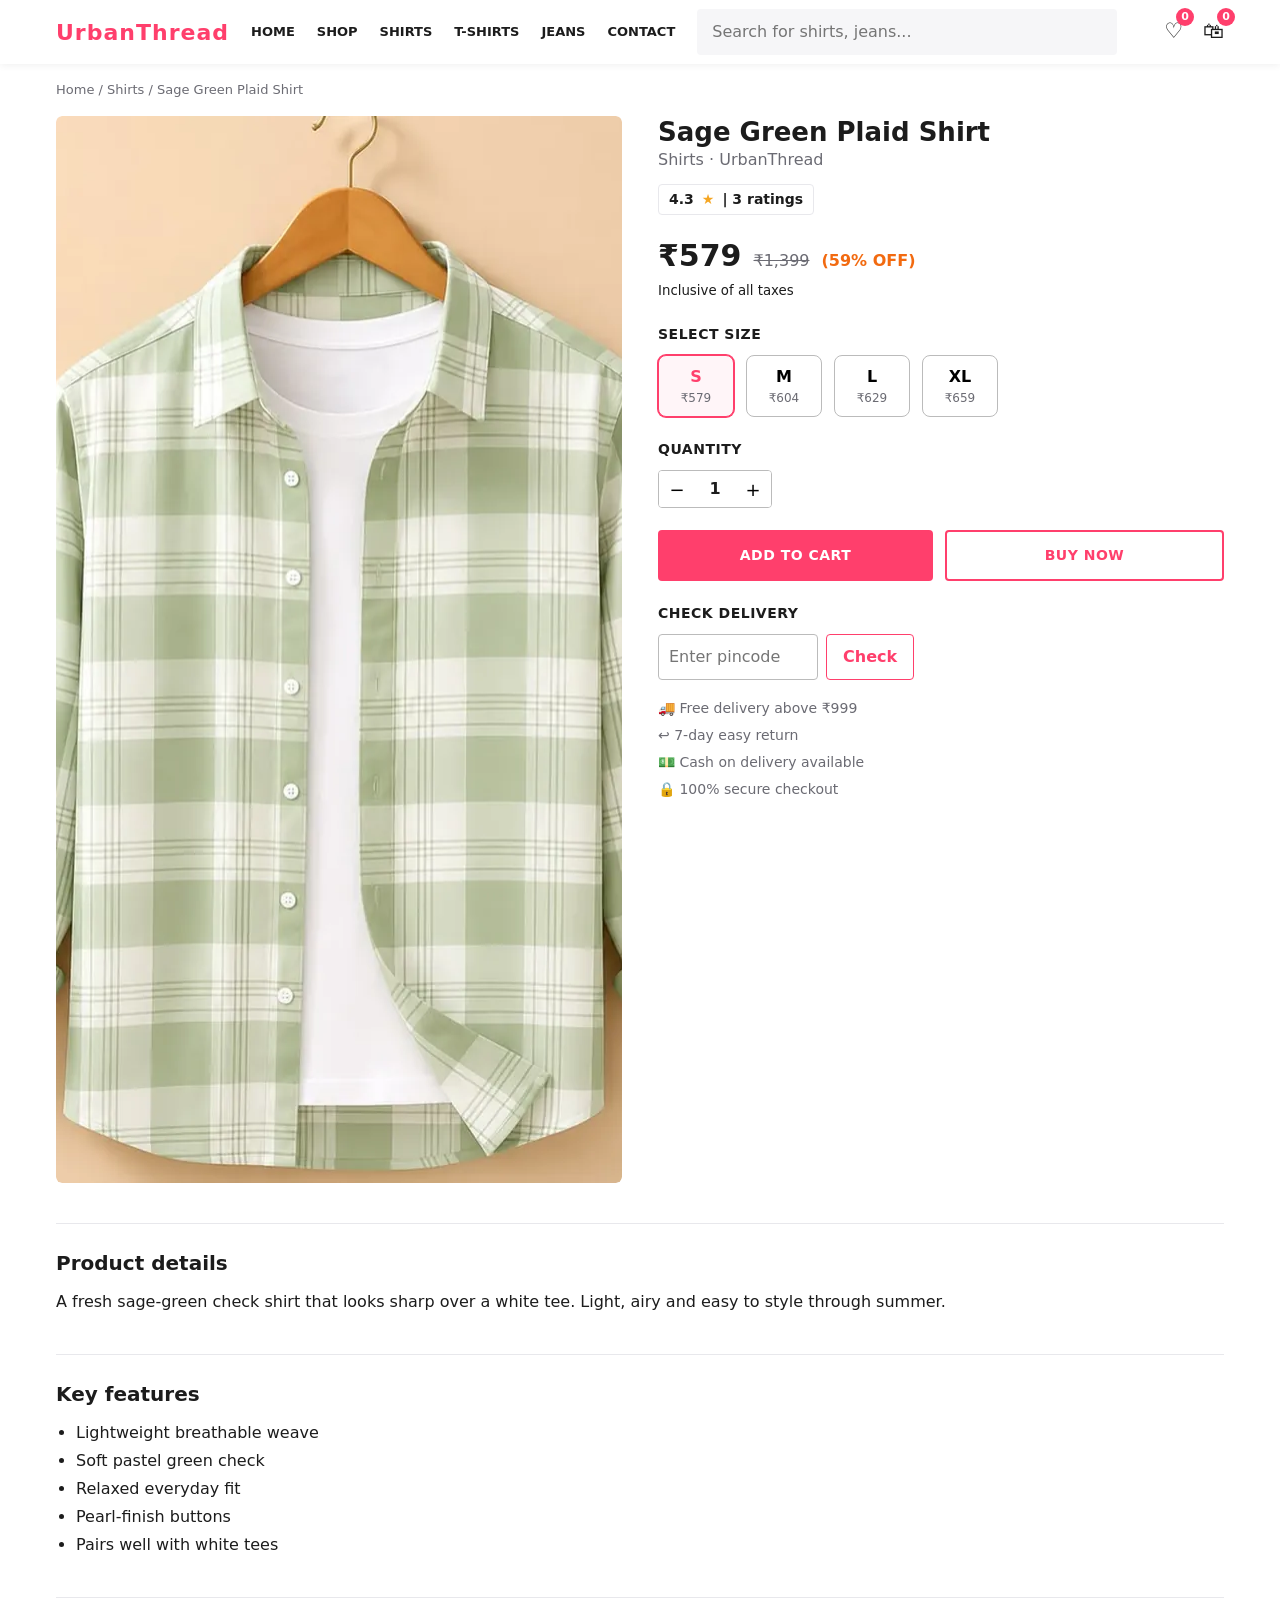
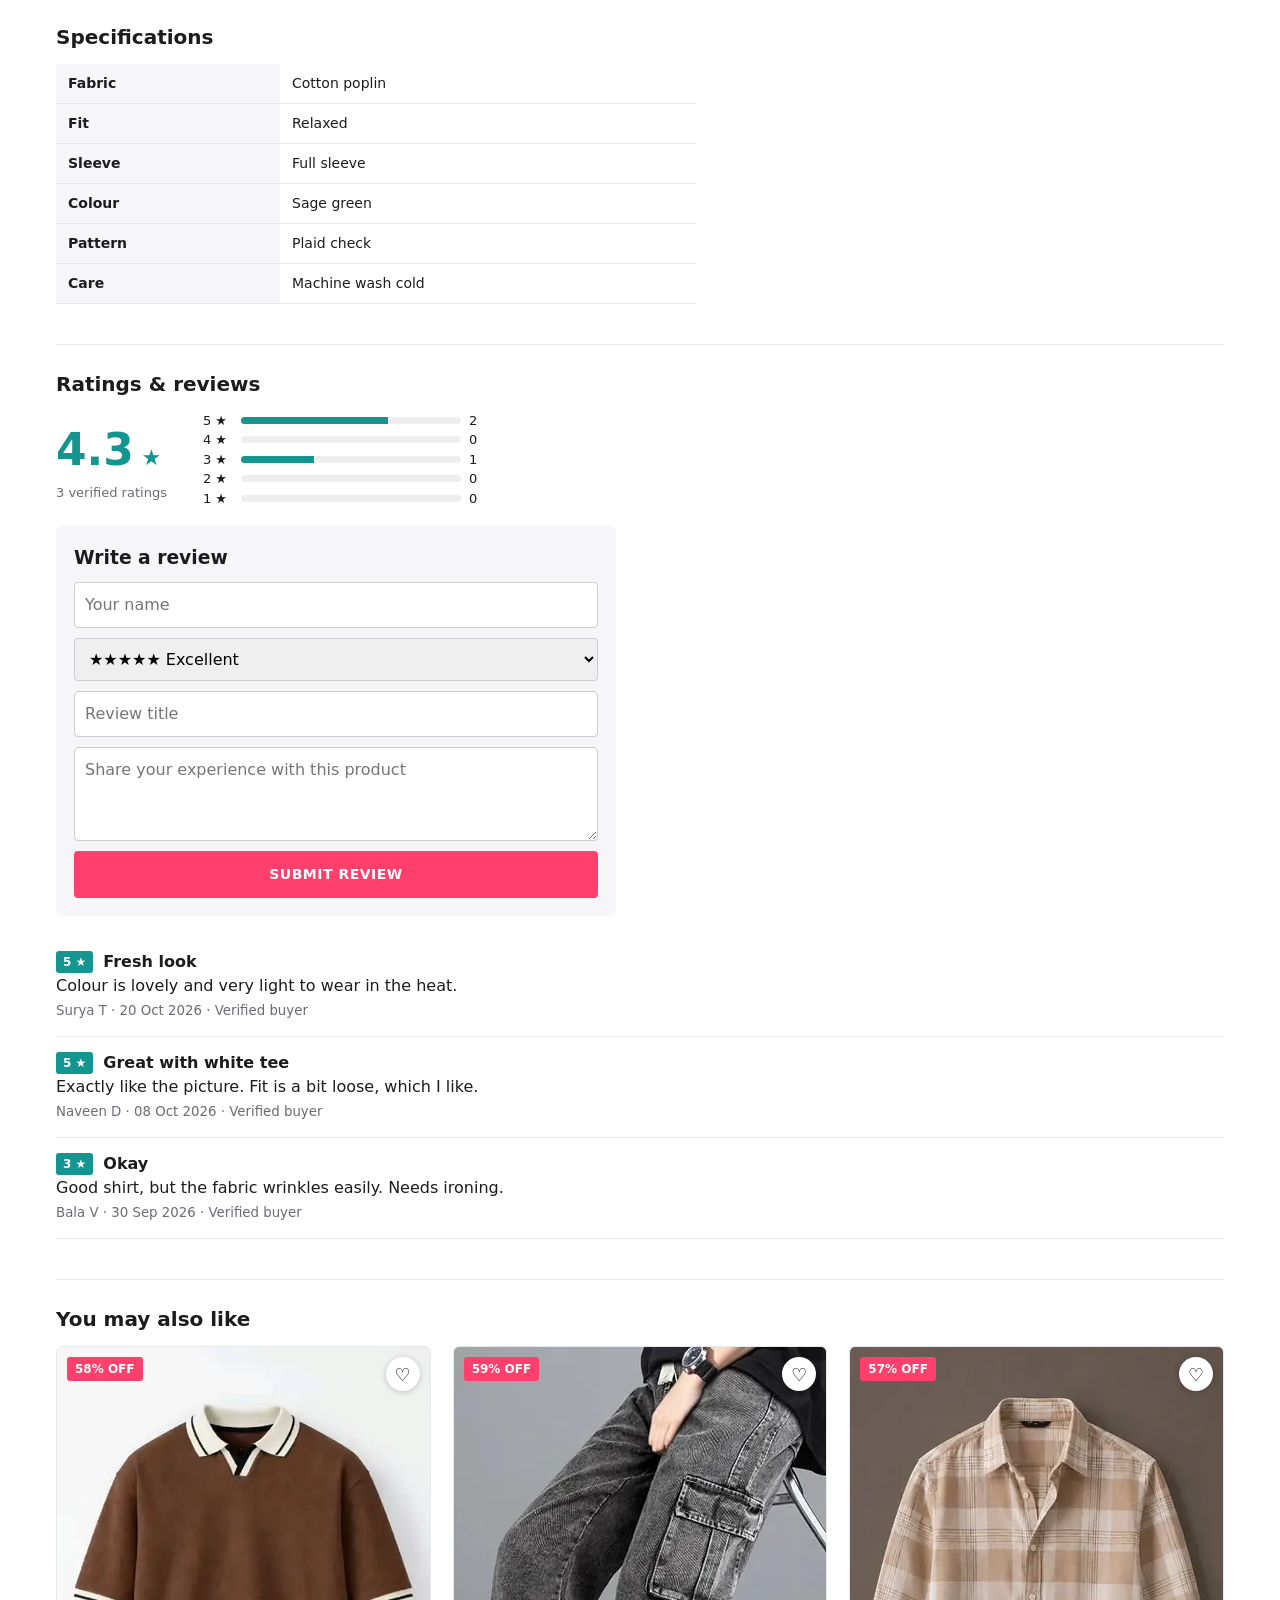
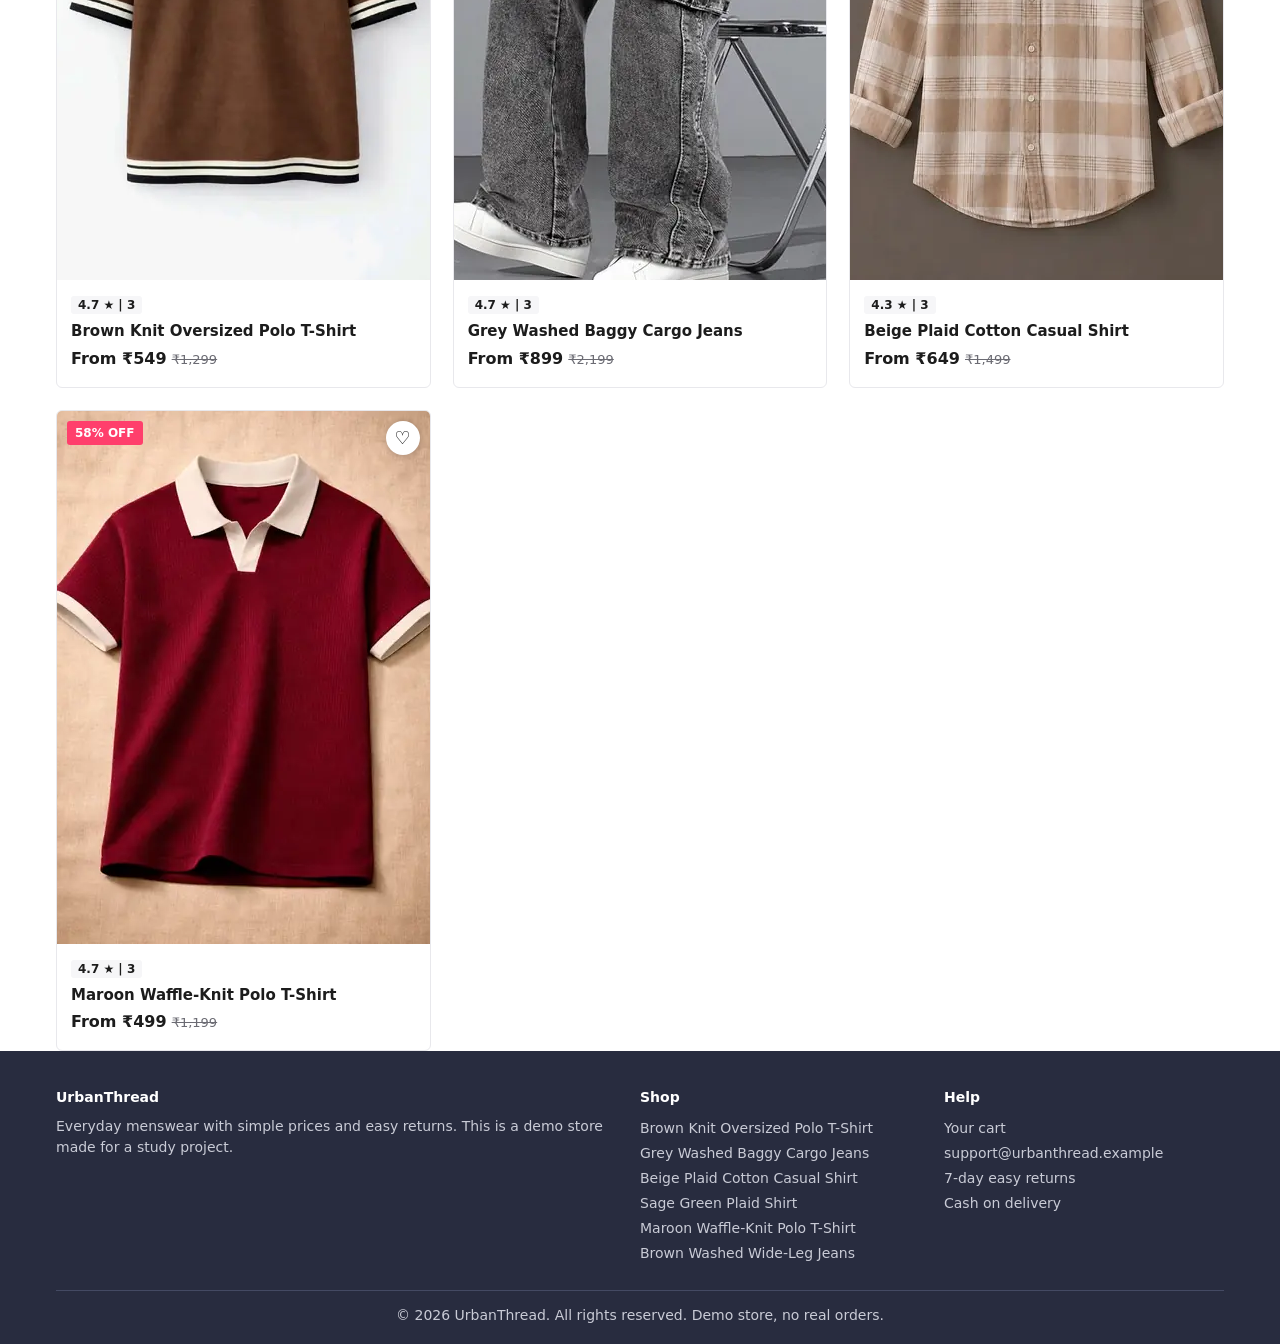
<file: product4.html>
<!DOCTYPE html>
<html lang="en">
<head>
<meta charset="utf-8">
<!-- Google Tag Manager -->
<script>(function(w,d,s,l,i){w[l]=w[l]||[];w[l].push({'gtm.start':
new Date().getTime(),event:'gtm.js'});var f=d.getElementsByTagName(s)[0],
j=d.createElement(s),dl=l!='dataLayer'?'&l='+l:'';j.async=true;j.src=
'https://www.googletagmanager.com/gtm.js?id='+i+dl;f.parentNode.insertBefore(j,f);
})(window,document,'script','dataLayer','GTM-MJVWJDTV');</script>
<!-- End Google Tag Manager -->
<meta name="viewport" content="width=device-width, initial-scale=1">
<title>Sage Green Plaid Shirt - Buy Online from ₹579 | UrbanThread</title>
<meta name="description" content="Buy Sage Green Plaid Shirt online at UrbanThread. A fresh sage-green check shirt that looks sharp over a white tee. Sizes S-XL, easy returns, cash on delivery.">
<meta name="robots" content="index,follow">
<link rel="canonical" href="https://abishekwabi.github.io/urbanthread-store/product4.html">
<link rel="icon" href="data:image/svg+xml,%3Csvg xmlns='http://www.w3.org/2000/svg' viewBox='0 0 100 100'%3E%3Ctext y='.9em' font-size='90'%3E🛍%3C/text%3E%3C/svg%3E">
<meta property="og:type" content="website"><meta property="og:site_name" content="UrbanThread">
<meta property="og:title" content="Sage Green Plaid Shirt - Buy Online from ₹579 | UrbanThread"><meta property="og:description" content="Buy Sage Green Plaid Shirt online at UrbanThread. A fresh sage-green check shirt that looks sharp over a white tee. Sizes S-XL, easy returns, cash on delivery.">
<meta property="og:url" content="https://abishekwabi.github.io/urbanthread-store/product4.html"><meta property="og:image" content="https://abishekwabi.github.io/urbanthread-store/p4.webp">
<meta name="twitter:card" content="summary_large_image"><meta name="twitter:title" content="Sage Green Plaid Shirt - Buy Online from ₹579 | UrbanThread"><meta name="twitter:description" content="Buy Sage Green Plaid Shirt online at UrbanThread. A fresh sage-green check shirt that looks sharp over a white tee. Sizes S-XL, easy returns, cash on delivery."><meta name="twitter:image" content="https://abishekwabi.github.io/urbanthread-store/p4.webp">
<link rel="preload" href="style.css" as="style">
<link rel="stylesheet" href="style.css">
<script type="application/ld+json">{"@context": "https://schema.org", "@type": "Product", "name": "Sage Green Plaid Shirt", "image": ["https://abishekwabi.github.io/urbanthread-store/p4.webp"], "description": "A fresh sage-green check shirt that looks sharp over a white tee. Light, airy and easy to style through summer.", "sku": "UT-004", "brand": {"@type": "Brand", "name": "UrbanThread"}, "category": "Shirts", "aggregateRating": {"@type": "AggregateRating", "ratingValue": 4.3, "reviewCount": 3}, "review": [{"@type": "Review", "author": {"@type": "Person", "name": "Surya T"}, "reviewRating": {"@type": "Rating", "ratingValue": 5}, "name": "Fresh look", "reviewBody": "Colour is lovely and very light to wear in the heat."}, {"@type": "Review", "author": {"@type": "Person", "name": "Naveen D"}, "reviewRating": {"@type": "Rating", "ratingValue": 5}, "name": "Great with white tee", "reviewBody": "Exactly like the picture. Fit is a bit loose, which I like."}, {"@type": "Review", "author": {"@type": "Person", "name": "Bala V"}, "reviewRating": {"@type": "Rating", "ratingValue": 3}, "name": "Okay", "reviewBody": "Good shirt, but the fabric wrinkles easily. Needs ironing."}], "offers": {"@type": "AggregateOffer", "priceCurrency": "INR", "lowPrice": 579, "highPrice": 659, "offerCount": 4, "availability": "https://schema.org/InStock", "itemCondition": "https://schema.org/NewCondition", "url": "https://abishekwabi.github.io/urbanthread-store/product4.html"}}</script>
<script type="application/ld+json">{"@context": "https://schema.org", "@type": "BreadcrumbList", "itemListElement": [{"@type": "ListItem", "position": 1, "name": "Home", "item": "https://abishekwabi.github.io/urbanthread-store/"}, {"@type": "ListItem", "position": 2, "name": "Shirts", "item": "https://abishekwabi.github.io/urbanthread-store/index.html?cat=Shirts"}, {"@type": "ListItem", "position": 3, "name": "Sage Green Plaid Shirt", "item": "https://abishekwabi.github.io/urbanthread-store/product4.html"}]}</script>
</head>
<body data-page="product" data-id="4">
<!-- Google Tag Manager (noscript) -->
<noscript><iframe src="https://www.googletagmanager.com/ns.html?id=GTM-MJVWJDTV" height="0" width="0" style="display:none;visibility:hidden"></iframe></noscript>
<!-- End Google Tag Manager (noscript) -->
<div id="hdr"></div>
<main class="wrap" id="app"><h1>Sage Green Plaid Shirt</h1></main>
<div id="ftr"></div>
<script src="products.js" defer></script>
<script src="script.js" defer></script>
</body>
</html>
</file>
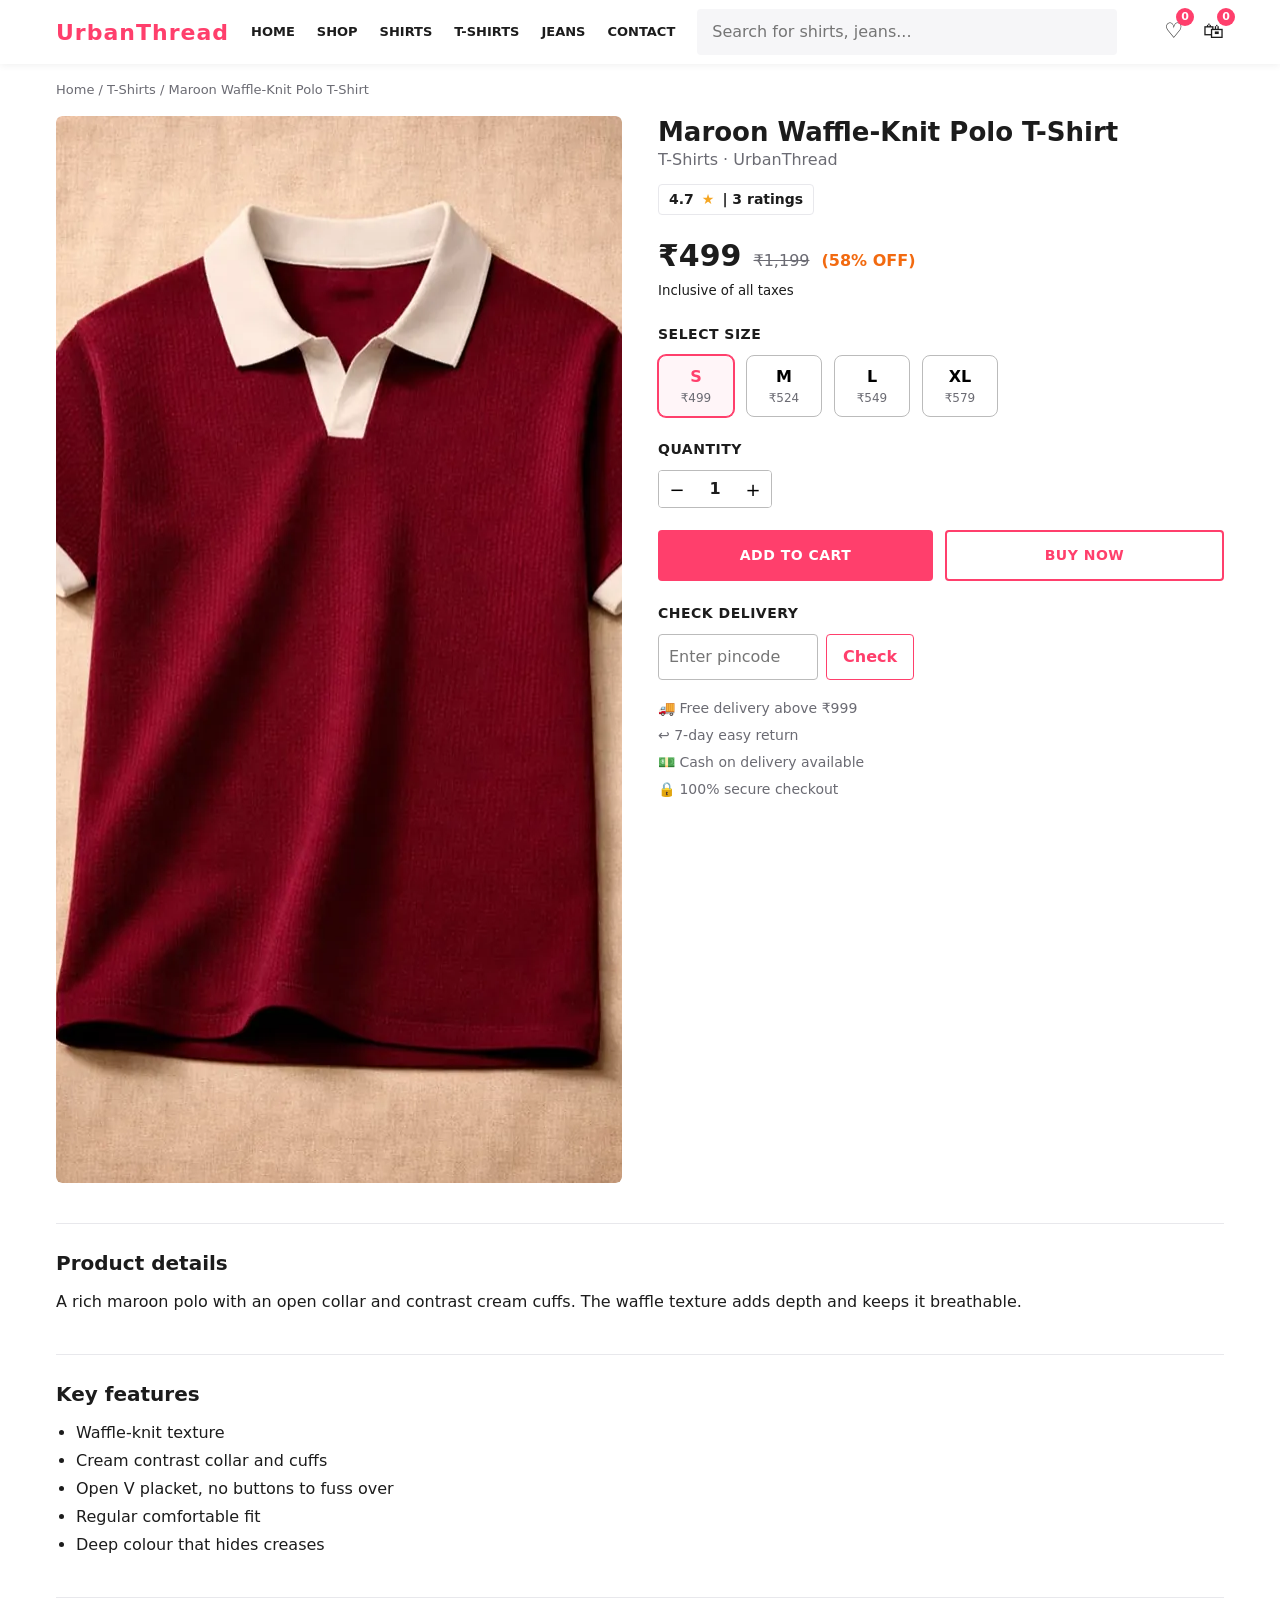
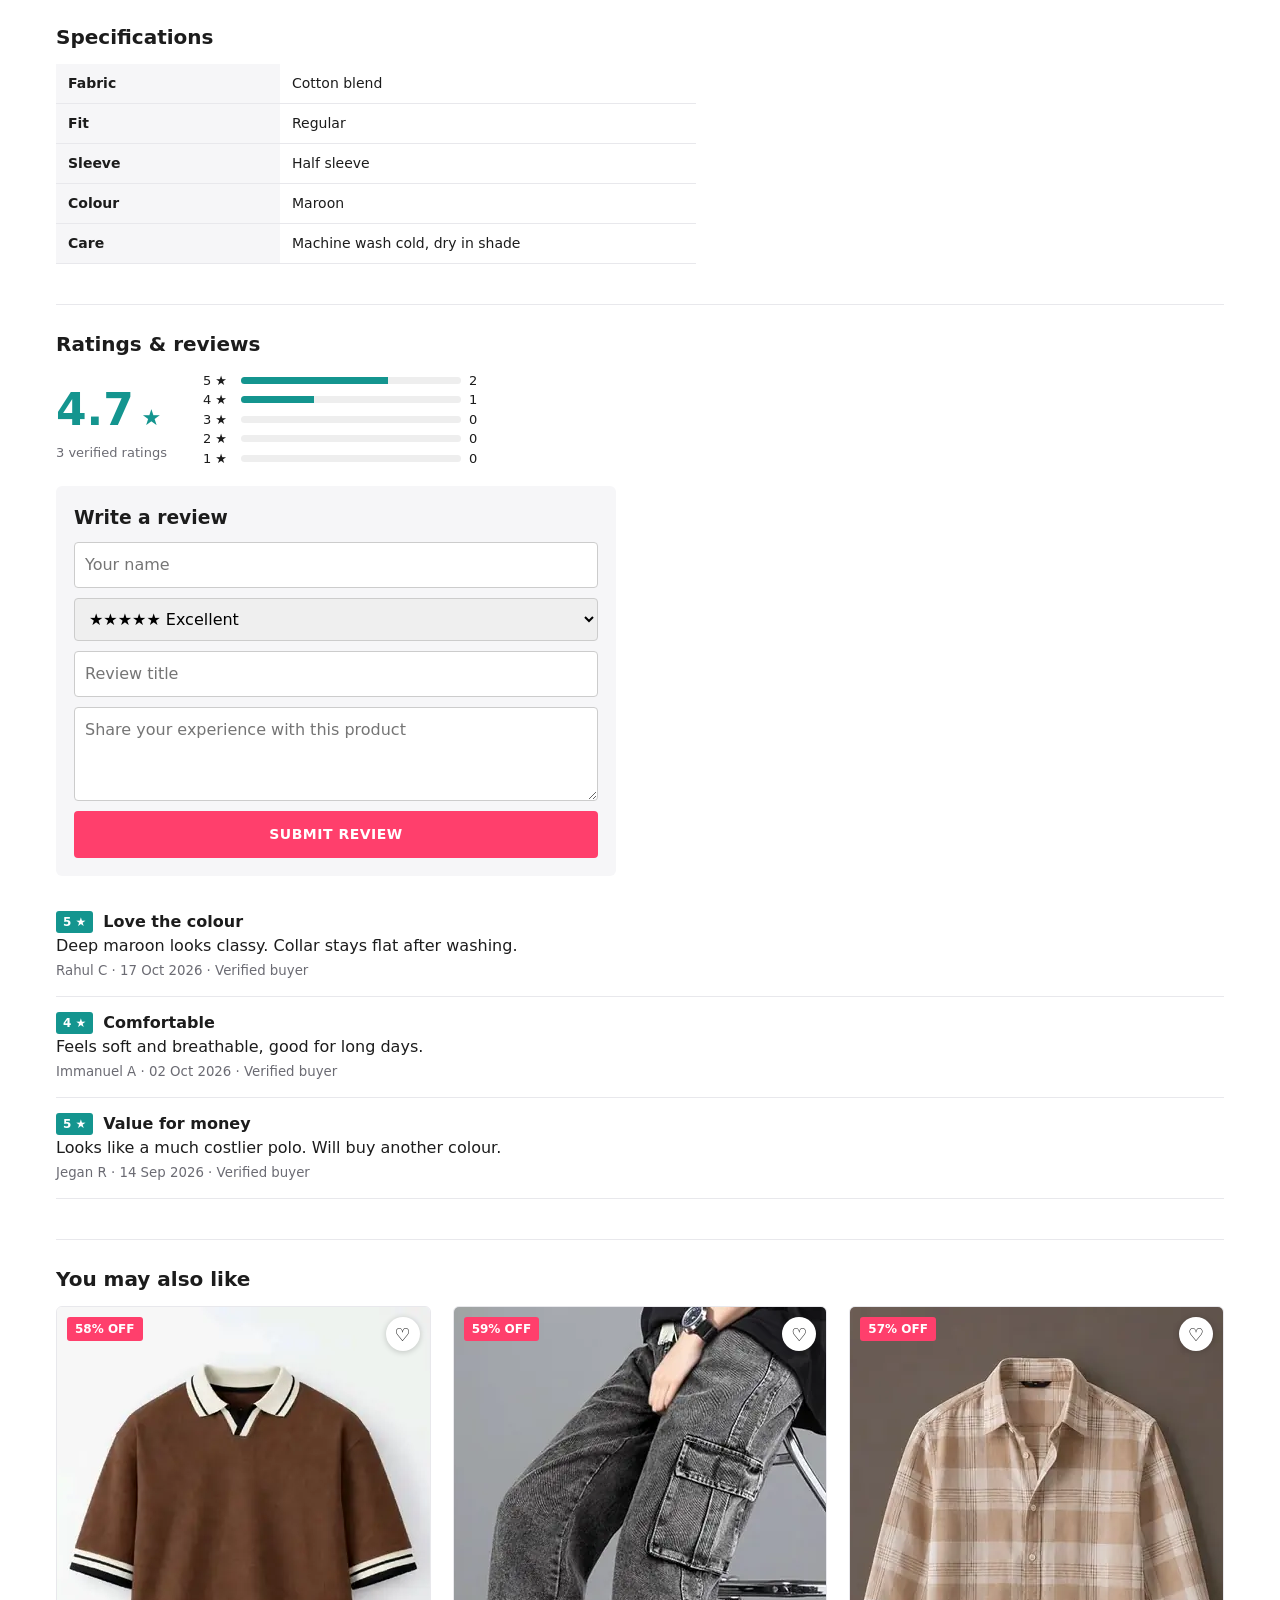
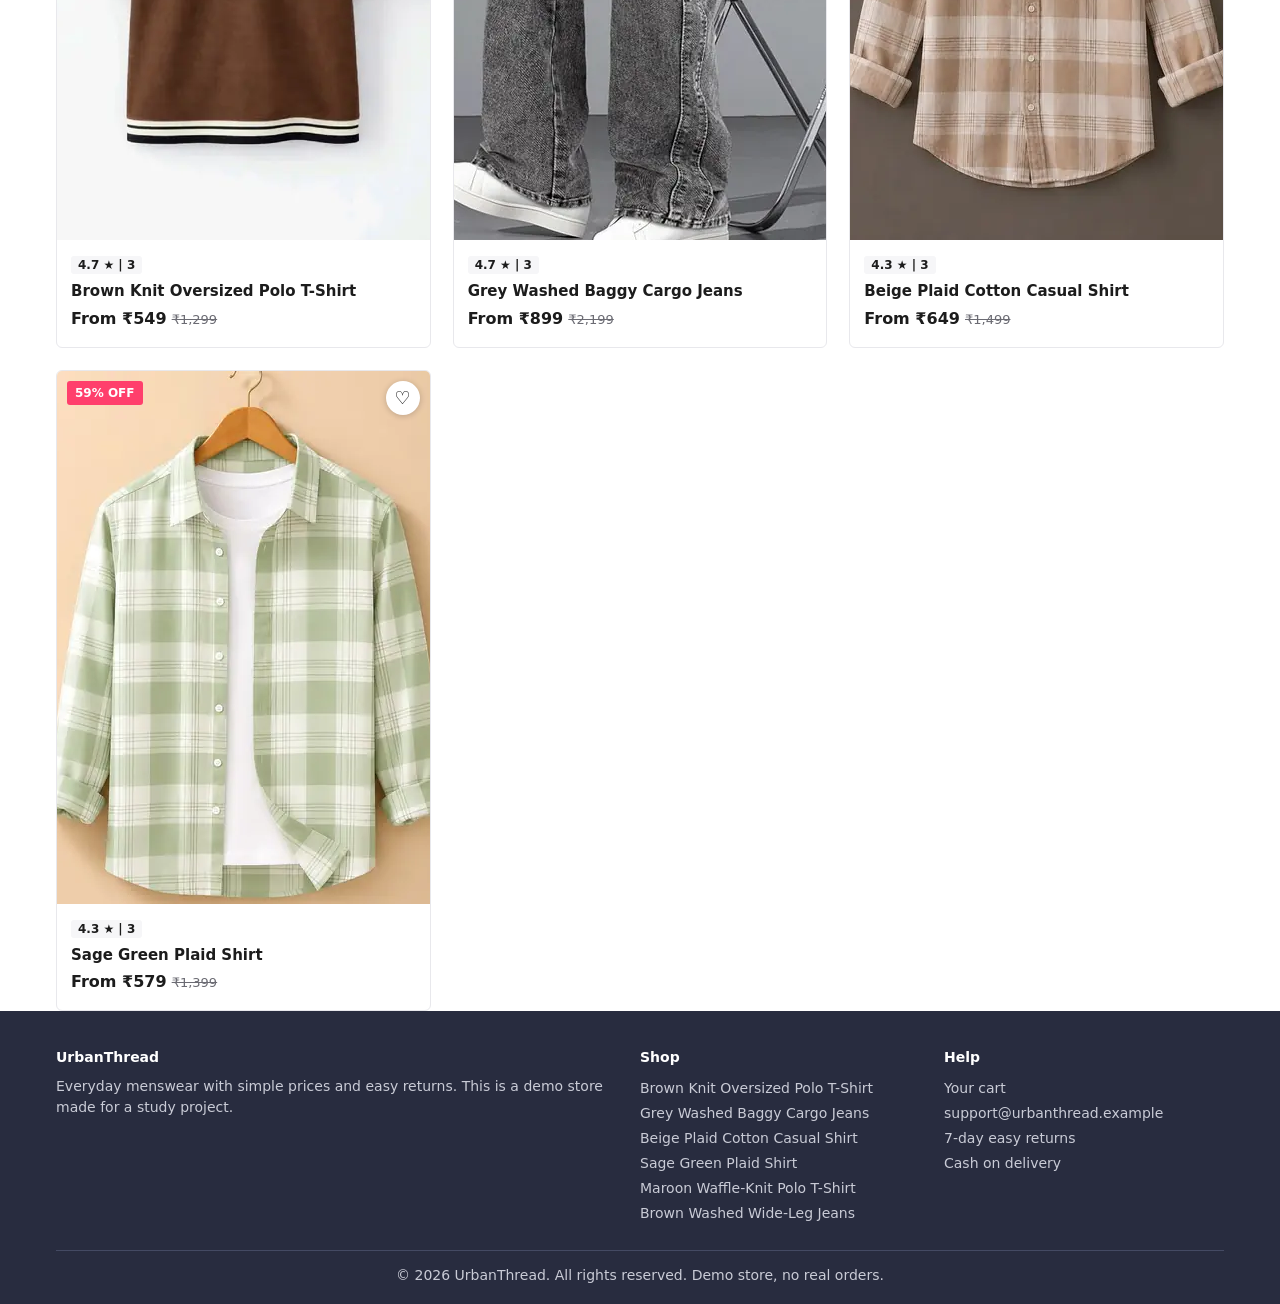
<file: product5.html>
<!DOCTYPE html>
<html lang="en">
<head>
<meta charset="utf-8">
<!-- Google Tag Manager -->
<script>(function(w,d,s,l,i){w[l]=w[l]||[];w[l].push({'gtm.start':
new Date().getTime(),event:'gtm.js'});var f=d.getElementsByTagName(s)[0],
j=d.createElement(s),dl=l!='dataLayer'?'&l='+l:'';j.async=true;j.src=
'https://www.googletagmanager.com/gtm.js?id='+i+dl;f.parentNode.insertBefore(j,f);
})(window,document,'script','dataLayer','GTM-MJVWJDTV');</script>
<!-- End Google Tag Manager -->
<meta name="viewport" content="width=device-width, initial-scale=1">
<title>Maroon Waffle-Knit Polo T-Shirt - Buy Online from ₹499 | UrbanThread</title>
<meta name="description" content="Buy Maroon Waffle-Knit Polo T-Shirt online at UrbanThread. A rich maroon polo with an open collar and contrast cream cuffs. Sizes S-XL, easy returns, cash on delivery.">
<meta name="robots" content="index,follow">
<link rel="canonical" href="https://abishekwabi.github.io/urbanthread-store/product5.html">
<link rel="icon" href="data:image/svg+xml,%3Csvg xmlns='http://www.w3.org/2000/svg' viewBox='0 0 100 100'%3E%3Ctext y='.9em' font-size='90'%3E🛍%3C/text%3E%3C/svg%3E">
<meta property="og:type" content="website"><meta property="og:site_name" content="UrbanThread">
<meta property="og:title" content="Maroon Waffle-Knit Polo T-Shirt - Buy Online from ₹499 | UrbanThread"><meta property="og:description" content="Buy Maroon Waffle-Knit Polo T-Shirt online at UrbanThread. A rich maroon polo with an open collar and contrast cream cuffs. Sizes S-XL, easy returns, cash on delivery.">
<meta property="og:url" content="https://abishekwabi.github.io/urbanthread-store/product5.html"><meta property="og:image" content="https://abishekwabi.github.io/urbanthread-store/p5.webp">
<meta name="twitter:card" content="summary_large_image"><meta name="twitter:title" content="Maroon Waffle-Knit Polo T-Shirt - Buy Online from ₹499 | UrbanThread"><meta name="twitter:description" content="Buy Maroon Waffle-Knit Polo T-Shirt online at UrbanThread. A rich maroon polo with an open collar and contrast cream cuffs. Sizes S-XL, easy returns, cash on delivery."><meta name="twitter:image" content="https://abishekwabi.github.io/urbanthread-store/p5.webp">
<link rel="preload" href="style.css" as="style">
<link rel="stylesheet" href="style.css">
<script type="application/ld+json">{"@context": "https://schema.org", "@type": "Product", "name": "Maroon Waffle-Knit Polo T-Shirt", "image": ["https://abishekwabi.github.io/urbanthread-store/p5.webp"], "description": "A rich maroon polo with an open collar and contrast cream cuffs. The waffle texture adds depth and keeps it breathable.", "sku": "UT-005", "brand": {"@type": "Brand", "name": "UrbanThread"}, "category": "T-Shirts", "aggregateRating": {"@type": "AggregateRating", "ratingValue": 4.7, "reviewCount": 3}, "review": [{"@type": "Review", "author": {"@type": "Person", "name": "Rahul C"}, "reviewRating": {"@type": "Rating", "ratingValue": 5}, "name": "Love the colour", "reviewBody": "Deep maroon looks classy. Collar stays flat after washing."}, {"@type": "Review", "author": {"@type": "Person", "name": "Immanuel A"}, "reviewRating": {"@type": "Rating", "ratingValue": 4}, "name": "Comfortable", "reviewBody": "Feels soft and breathable, good for long days."}, {"@type": "Review", "author": {"@type": "Person", "name": "Jegan R"}, "reviewRating": {"@type": "Rating", "ratingValue": 5}, "name": "Value for money", "reviewBody": "Looks like a much costlier polo. Will buy another colour."}], "offers": {"@type": "AggregateOffer", "priceCurrency": "INR", "lowPrice": 499, "highPrice": 579, "offerCount": 4, "availability": "https://schema.org/InStock", "itemCondition": "https://schema.org/NewCondition", "url": "https://abishekwabi.github.io/urbanthread-store/product5.html"}}</script>
<script type="application/ld+json">{"@context": "https://schema.org", "@type": "BreadcrumbList", "itemListElement": [{"@type": "ListItem", "position": 1, "name": "Home", "item": "https://abishekwabi.github.io/urbanthread-store/"}, {"@type": "ListItem", "position": 2, "name": "T-Shirts", "item": "https://abishekwabi.github.io/urbanthread-store/index.html?cat=T-Shirts"}, {"@type": "ListItem", "position": 3, "name": "Maroon Waffle-Knit Polo T-Shirt", "item": "https://abishekwabi.github.io/urbanthread-store/product5.html"}]}</script>
</head>
<body data-page="product" data-id="5">
<!-- Google Tag Manager (noscript) -->
<noscript><iframe src="https://www.googletagmanager.com/ns.html?id=GTM-MJVWJDTV" height="0" width="0" style="display:none;visibility:hidden"></iframe></noscript>
<!-- End Google Tag Manager (noscript) -->
<div id="hdr"></div>
<main class="wrap" id="app"><h1>Maroon Waffle-Knit Polo T-Shirt</h1></main>
<div id="ftr"></div>
<script src="products.js" defer></script>
<script src="script.js" defer></script>
</body>
</html>
</file>
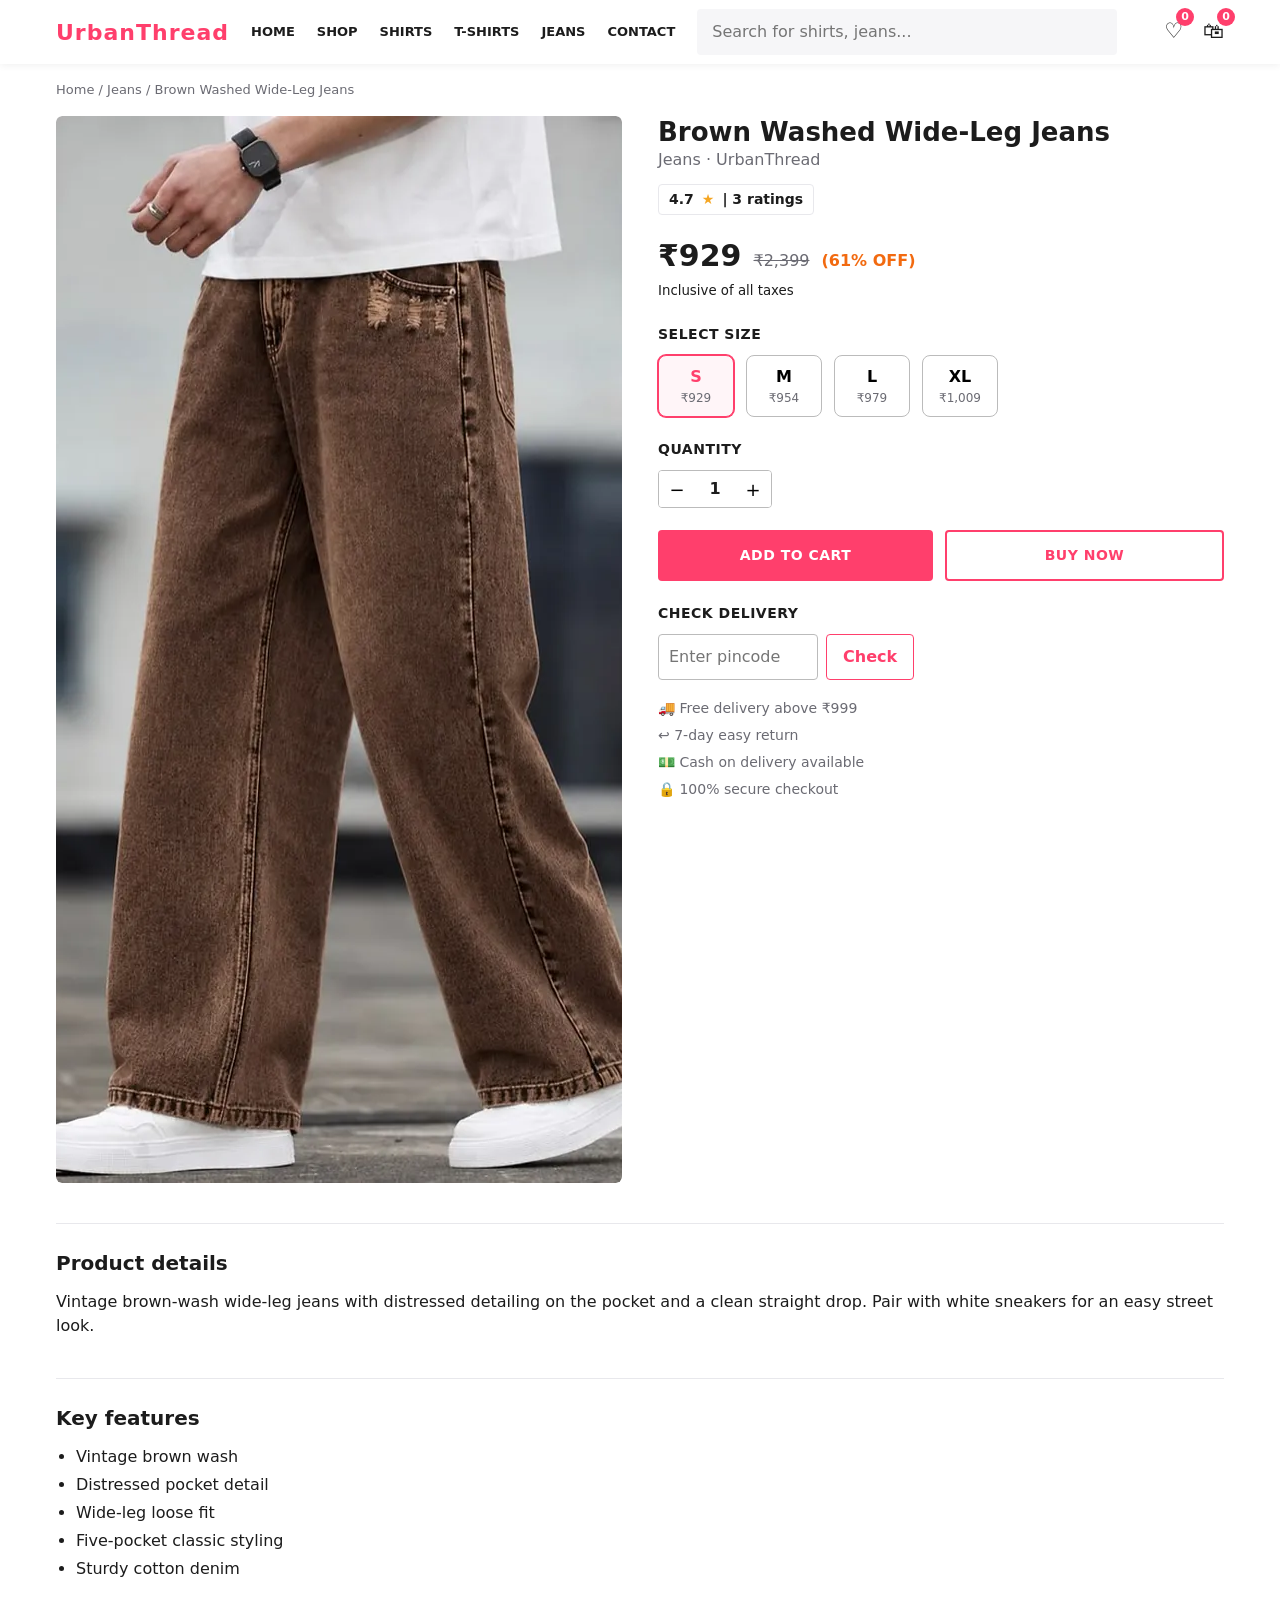
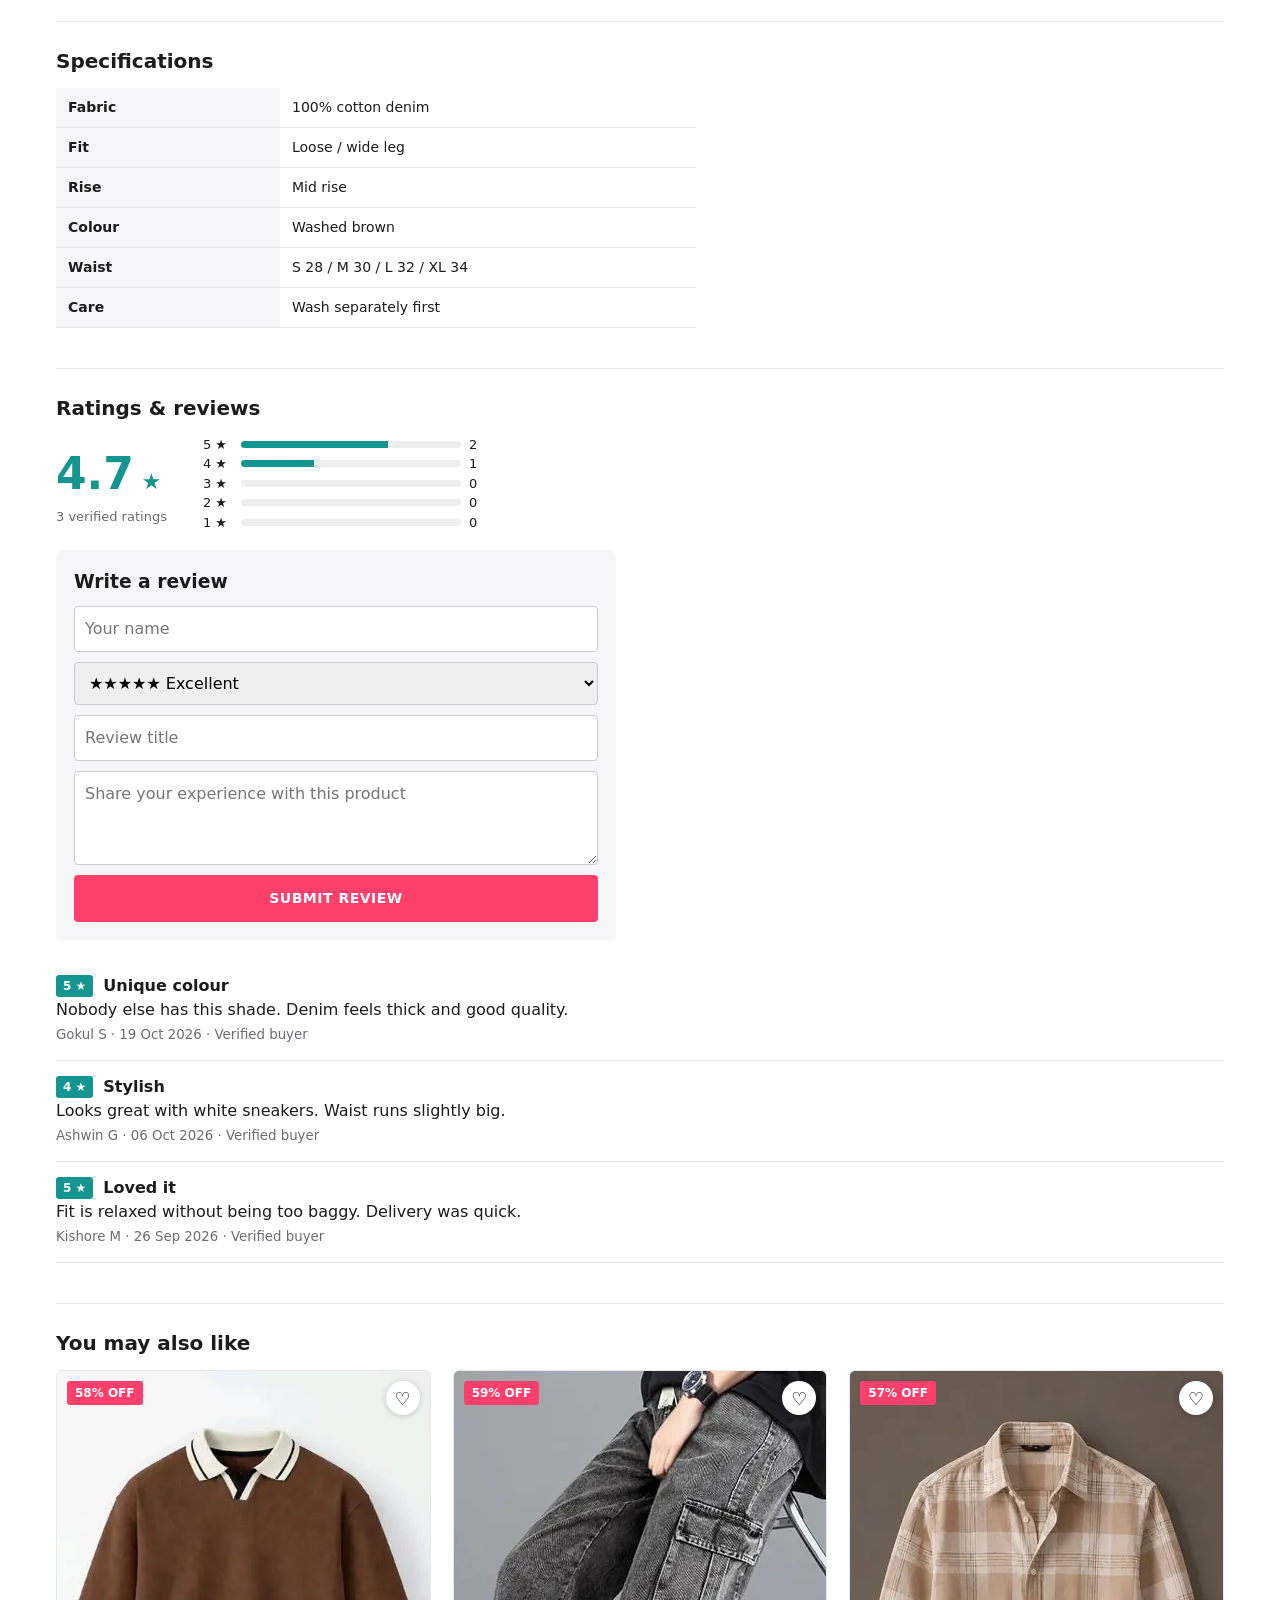
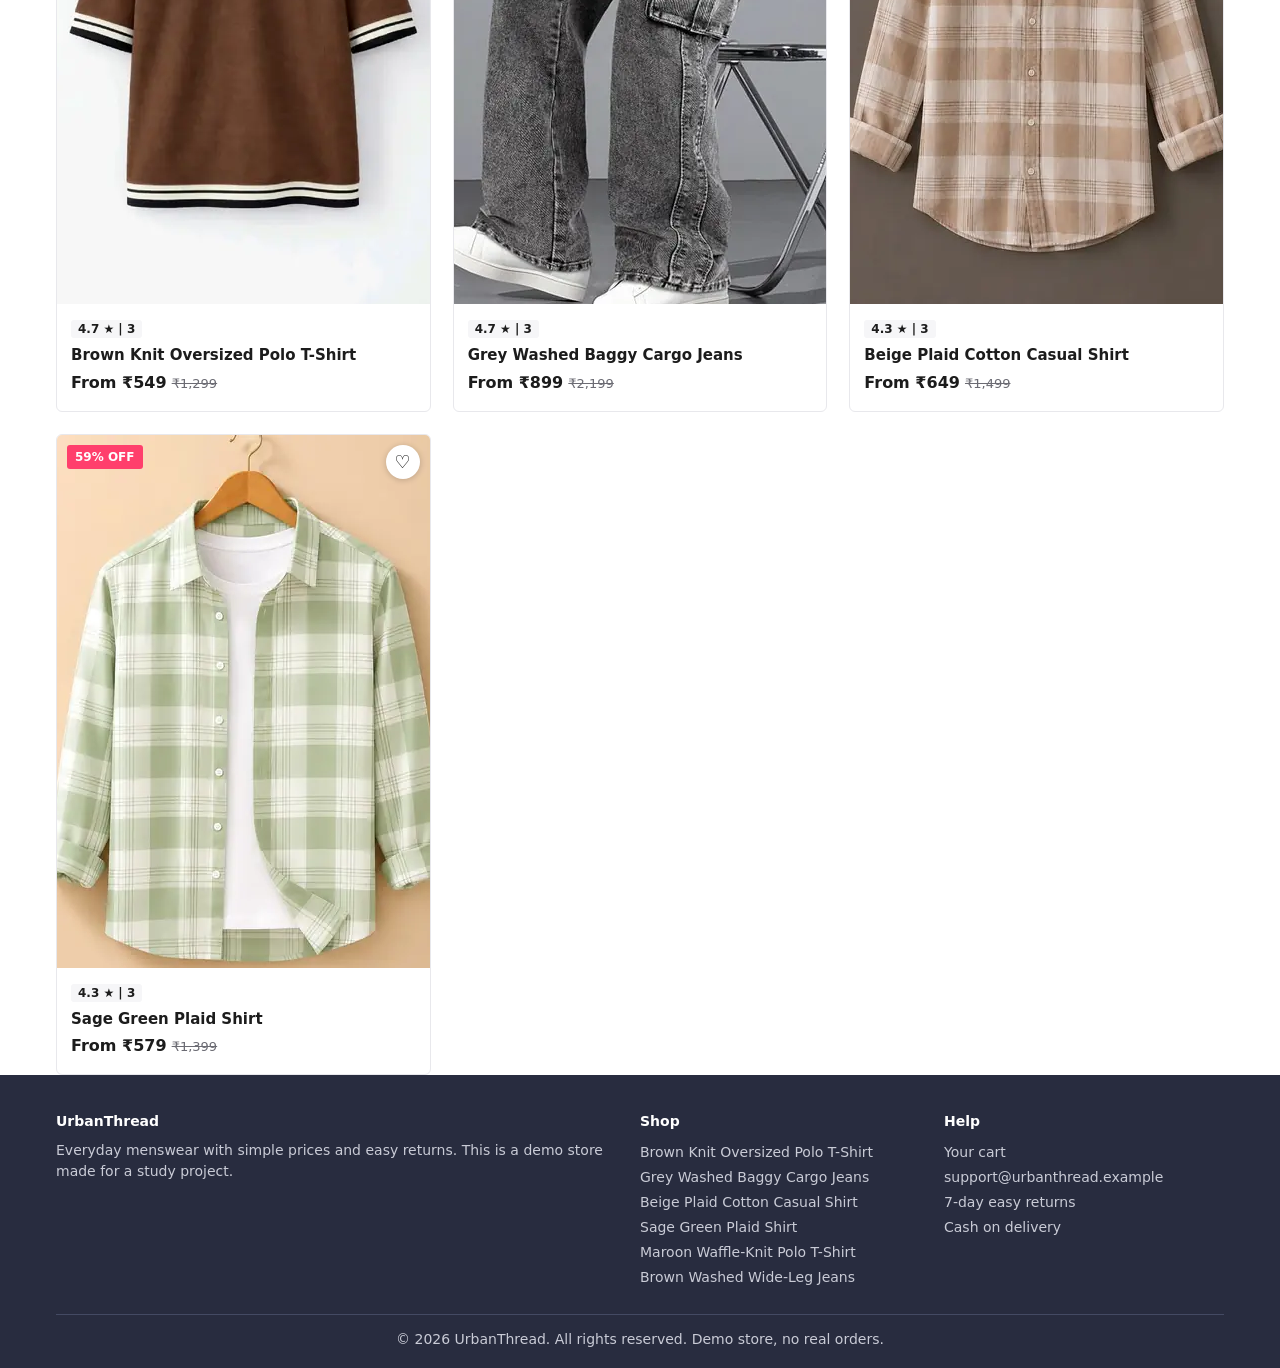
<file: product6.html>
<!DOCTYPE html>
<html lang="en">
<head>
<meta charset="utf-8">
<!-- Google Tag Manager -->
<script>(function(w,d,s,l,i){w[l]=w[l]||[];w[l].push({'gtm.start':
new Date().getTime(),event:'gtm.js'});var f=d.getElementsByTagName(s)[0],
j=d.createElement(s),dl=l!='dataLayer'?'&l='+l:'';j.async=true;j.src=
'https://www.googletagmanager.com/gtm.js?id='+i+dl;f.parentNode.insertBefore(j,f);
})(window,document,'script','dataLayer','GTM-MJVWJDTV');</script>
<!-- End Google Tag Manager -->
<meta name="viewport" content="width=device-width, initial-scale=1">
<title>Brown Washed Wide-Leg Jeans - Buy Online from ₹929 | UrbanThread</title>
<meta name="description" content="Buy Brown Washed Wide-Leg Jeans online at UrbanThread. Vintage brown-wash wide-leg jeans with distressed detailing on the pocket and a clean straight drop. Sizes S-XL, easy returns, cash on delivery.">
<meta name="robots" content="index,follow">
<link rel="canonical" href="https://abishekwabi.github.io/urbanthread-store/product6.html">
<link rel="icon" href="data:image/svg+xml,%3Csvg xmlns='http://www.w3.org/2000/svg' viewBox='0 0 100 100'%3E%3Ctext y='.9em' font-size='90'%3E🛍%3C/text%3E%3C/svg%3E">
<meta property="og:type" content="website"><meta property="og:site_name" content="UrbanThread">
<meta property="og:title" content="Brown Washed Wide-Leg Jeans - Buy Online from ₹929 | UrbanThread"><meta property="og:description" content="Buy Brown Washed Wide-Leg Jeans online at UrbanThread. Vintage brown-wash wide-leg jeans with distressed detailing on the pocket and a clean straight drop. Sizes S-XL, easy returns, cash on delivery.">
<meta property="og:url" content="https://abishekwabi.github.io/urbanthread-store/product6.html"><meta property="og:image" content="https://abishekwabi.github.io/urbanthread-store/p6.webp">
<meta name="twitter:card" content="summary_large_image"><meta name="twitter:title" content="Brown Washed Wide-Leg Jeans - Buy Online from ₹929 | UrbanThread"><meta name="twitter:description" content="Buy Brown Washed Wide-Leg Jeans online at UrbanThread. Vintage brown-wash wide-leg jeans with distressed detailing on the pocket and a clean straight drop. Sizes S-XL, easy returns, cash on delivery."><meta name="twitter:image" content="https://abishekwabi.github.io/urbanthread-store/p6.webp">
<link rel="preload" href="style.css" as="style">
<link rel="stylesheet" href="style.css">
<script type="application/ld+json">{"@context": "https://schema.org", "@type": "Product", "name": "Brown Washed Wide-Leg Jeans", "image": ["https://abishekwabi.github.io/urbanthread-store/p6.webp"], "description": "Vintage brown-wash wide-leg jeans with distressed detailing on the pocket and a clean straight drop. Pair with white sneakers for an easy street look.", "sku": "UT-006", "brand": {"@type": "Brand", "name": "UrbanThread"}, "category": "Jeans", "aggregateRating": {"@type": "AggregateRating", "ratingValue": 4.7, "reviewCount": 3}, "review": [{"@type": "Review", "author": {"@type": "Person", "name": "Gokul S"}, "reviewRating": {"@type": "Rating", "ratingValue": 5}, "name": "Unique colour", "reviewBody": "Nobody else has this shade. Denim feels thick and good quality."}, {"@type": "Review", "author": {"@type": "Person", "name": "Ashwin G"}, "reviewRating": {"@type": "Rating", "ratingValue": 4}, "name": "Stylish", "reviewBody": "Looks great with white sneakers. Waist runs slightly big."}, {"@type": "Review", "author": {"@type": "Person", "name": "Kishore M"}, "reviewRating": {"@type": "Rating", "ratingValue": 5}, "name": "Loved it", "reviewBody": "Fit is relaxed without being too baggy. Delivery was quick."}], "offers": {"@type": "AggregateOffer", "priceCurrency": "INR", "lowPrice": 929, "highPrice": 1009, "offerCount": 4, "availability": "https://schema.org/InStock", "itemCondition": "https://schema.org/NewCondition", "url": "https://abishekwabi.github.io/urbanthread-store/product6.html"}}</script>
<script type="application/ld+json">{"@context": "https://schema.org", "@type": "BreadcrumbList", "itemListElement": [{"@type": "ListItem", "position": 1, "name": "Home", "item": "https://abishekwabi.github.io/urbanthread-store/"}, {"@type": "ListItem", "position": 2, "name": "Jeans", "item": "https://abishekwabi.github.io/urbanthread-store/index.html?cat=Jeans"}, {"@type": "ListItem", "position": 3, "name": "Brown Washed Wide-Leg Jeans", "item": "https://abishekwabi.github.io/urbanthread-store/product6.html"}]}</script>
</head>
<body data-page="product" data-id="6">
<!-- Google Tag Manager (noscript) -->
<noscript><iframe src="https://www.googletagmanager.com/ns.html?id=GTM-MJVWJDTV" height="0" width="0" style="display:none;visibility:hidden"></iframe></noscript>
<!-- End Google Tag Manager (noscript) -->
<div id="hdr"></div>
<main class="wrap" id="app"><h1>Brown Washed Wide-Leg Jeans</h1></main>
<div id="ftr"></div>
<script src="products.js" defer></script>
<script src="script.js" defer></script>
</body>
</html>
</file>
<file: style.css>
:root{--ink:#1c1c1c;--mut:#6b6b73;--line:#e8e8ec;--brand:#ff3f6c;--dark:#282c3f;--ok:#14958f;--soft:#f6f6f8}
*{box-sizing:border-box;margin:0;padding:0}
html{scroll-behavior:smooth}
body{font-family:system-ui,-apple-system,"Segoe UI",Roboto,Arial,sans-serif;color:var(--ink);line-height:1.5;background:#fff}
a{color:inherit;text-decoration:none}img{max-width:100%;display:block}
button,input,select,textarea{font:inherit}button{cursor:pointer;border:0}
.wrap{max-width:1200px;margin:0 auto;padding:0 16px}
#hdr{position:sticky;top:0;z-index:50}
header{background:#fff;box-shadow:0 1px 8px #0001}
#products{scroll-margin-top:84px}
.nav{display:flex;align-items:center;gap:22px;height:64px}
.logo{font-weight:800;font-size:22px;letter-spacing:1px;color:var(--brand)}
.nav ul{display:flex;gap:22px;list-style:none;font-size:13px;font-weight:700;text-transform:uppercase}
.nav ul a:hover{color:var(--brand)}
.search{flex:1;max-width:420px}
.search input{width:100%;padding:10px 14px;border:1px solid transparent;border-radius:4px;background:var(--soft)}
.search input:focus{outline:0;border-color:#ccc;background:#fff}
.icons{display:flex;gap:20px;margin-left:auto;font-size:21px}
.ic{position:relative}
.badge{position:absolute;top:-8px;right:-11px;background:var(--brand);color:#fff;font-size:11px;font-weight:700;min-width:18px;height:18px;border-radius:9px;display:grid;place-items:center}
.hero{background:linear-gradient(120deg,#fde8ee,#f3ecff 60%,#e9f4ff);padding:64px 0}
.hero h1{font-size:clamp(30px,5vw,54px);line-height:1.1;max-width:560px}
.hero p{margin:14px 0 24px;color:var(--mut);font-size:18px;max-width:480px}
.btn{display:inline-block;background:var(--brand);color:#fff;padding:13px 30px;border-radius:4px;font-weight:700;text-transform:uppercase;font-size:14px;letter-spacing:.5px}
.btn:hover{filter:brightness(.93)}.btn.alt{background:#fff;color:var(--brand);border:2px solid var(--brand)}
.chips{display:flex;gap:10px;flex-wrap:wrap;padding:22px 0}
.chips a{padding:8px 18px;border:1px solid var(--line);border-radius:30px;font-weight:600;font-size:14px}
.chips a:hover{border-color:var(--brand);color:var(--brand)}
h2.t{font-size:22px;text-transform:uppercase;letter-spacing:1px;text-align:center;margin:34px 0 22px}
.grid{display:grid;grid-template-columns:repeat(3,1fr);gap:22px}
.card{position:relative;border:1px solid var(--line);border-radius:6px;overflow:hidden;background:#fff;transition:box-shadow .2s}
.card:hover{box-shadow:0 6px 22px #0002}
.card img{width:100%;aspect-ratio:3/4;object-fit:cover;background:var(--soft)}
.off{position:absolute;left:10px;top:10px;background:var(--brand);color:#fff;font-size:12px;font-weight:700;padding:3px 8px;border-radius:3px}
.heart{position:absolute;right:10px;top:10px;width:34px;height:34px;border-radius:50%;background:#fff;font-size:18px;box-shadow:0 1px 6px #0003}
.heart.on{color:var(--brand)}
.ci{padding:12px 14px 16px}.ci h3{font-size:15px;margin:4px 0}.ci s{color:var(--mut);font-size:13px}
.rt{font-size:12px;font-weight:700;background:var(--soft);padding:2px 7px;border-radius:3px}
.offer{background:var(--dark);color:#fff;text-align:center;padding:42px 16px;margin:44px 0}
.offer h2{font-size:30px}.offer p{margin:8px 0 18px;color:#ccd}
.trust{display:grid;grid-template-columns:repeat(4,1fr);gap:16px;text-align:center}
.trust div{padding:22px 10px;background:var(--soft);border-radius:6px}.trust b{display:block;font-size:26px}
.tm{display:grid;grid-template-columns:repeat(3,1fr);gap:18px}
.tm blockquote{border:1px solid var(--line);border-radius:6px;padding:18px;font-size:14px}.tm cite{display:block;margin-top:8px;font-weight:700;font-style:normal}
.news{background:var(--soft);text-align:center;padding:40px 16px;margin-top:44px}
.news form{display:flex;gap:8px;justify-content:center;margin-top:14px;flex-wrap:wrap}
.news input{padding:12px;border:1px solid #ccc;border-radius:4px;width:min(320px,100%)}
footer{background:var(--dark);color:#c9cbd6;padding:36px 0 18px;font-size:14px}
.fg{display:grid;grid-template-columns:2fr 1fr 1fr;gap:24px}.fg h4{color:#fff;margin-bottom:8px}.fg a{display:block;padding:2px 0}.fg a:hover{color:#fff}
.copy{text-align:center;margin-top:24px;border-top:1px solid #444a63;padding-top:14px}
.crumb{font-size:13px;color:var(--mut);padding:16px 0}.crumb a:hover{color:var(--brand)}
.pd{display:grid;grid-template-columns:1fr 1fr;gap:36px}
.gal img{width:100%;aspect-ratio:3/4;object-fit:cover;border-radius:6px;background:var(--soft);cursor:zoom-in;transition:transform .3s}
.gal{overflow:hidden;border-radius:6px}.gal:hover img{transform:scale(1.08)}
.info h1{font-size:26px;line-height:1.25}.sub{color:var(--mut)}
.rate{display:inline-flex;gap:8px;align-items:center;border:1px solid var(--line);padding:4px 10px;border-radius:4px;margin:12px 0;font-weight:700;font-size:14px}
.rate span{color:#f5a623}
.pr{display:flex;gap:12px;align-items:baseline;margin-top:6px}.pr #pp{font-size:30px;font-weight:800}.pr s{color:var(--mut)}.pr em{color:#f26a10;font-style:normal;font-weight:700}
.info h4{margin:22px 0 10px;font-size:14px;letter-spacing:.5px}
.sizes{display:flex;gap:12px;flex-wrap:wrap}
.sizes button{width:76px;padding:9px 0;border-radius:8px;background:#fff;border:1px solid #bbb;font-weight:700}
.sizes button small{display:block;font-weight:500;color:var(--mut);font-size:12px}
.sizes button.on{border-color:var(--brand);color:var(--brand);background:#fff5f8;box-shadow:0 0 0 1px var(--brand)}
.qty{display:inline-flex;border:1px solid #bbb;border-radius:4px;overflow:hidden}.qty button{width:36px;height:36px;background:#fff;font-size:18px}.qty span{width:40px;display:grid;place-items:center;font-weight:700}
.acts{display:flex;gap:12px;margin:22px 0;flex-wrap:wrap}.acts .btn{flex:1;min-width:150px;text-align:center}
.pin{display:flex;gap:8px}.pin input{padding:10px;border:1px solid #bbb;border-radius:4px;width:160px}.pin button{background:#fff;color:var(--brand);font-weight:700;padding:0 16px;border:1px solid var(--brand);border-radius:4px}
#pinmsg{font-size:14px;margin-top:8px}.ok{color:var(--ok)}.bad{color:#d33}
.perks{display:grid;gap:6px;font-size:14px;color:var(--mut);margin-top:18px}
.sec{margin-top:40px;border-top:1px solid var(--line);padding-top:24px}.sec h2{font-size:20px;margin-bottom:12px}
.sec ul{padding-left:20px}.sec li{margin:4px 0}
table.sp{border-collapse:collapse;width:100%;max-width:640px}.sp td{padding:9px 12px;border-bottom:1px solid var(--line);font-size:14px}.sp td:first-child{background:var(--soft);font-weight:600;width:35%}
.rsum{display:flex;gap:36px;align-items:center;flex-wrap:wrap;margin-bottom:18px}
.big{font-size:44px;font-weight:800;color:var(--ok)}.big small{font-size:22px}.big p{font-size:13px;color:var(--mut);font-weight:400}
.bar{display:grid;grid-template-columns:30px 220px 24px;gap:8px;align-items:center;font-size:13px}
.bar i{height:7px;background:#eee;border-radius:4px;overflow:hidden}.bar b{display:block;height:100%;background:var(--ok)}
.rv{border-bottom:1px solid var(--line);padding:14px 0}.rv .h{display:flex;gap:10px;align-items:center}.rv .s{background:var(--ok);color:#fff;font-size:12px;font-weight:700;padding:2px 7px;border-radius:3px}.rv small{color:var(--mut)}
#rf{background:var(--soft);padding:18px;border-radius:6px;margin:0 0 20px;display:grid;gap:10px;max-width:560px}
#rf input,#rf select,#rf textarea{padding:10px;border:1px solid #ccc;border-radius:4px;width:100%}
.row{display:grid;grid-template-columns:100px 1fr auto;gap:16px;padding:16px 0;border-bottom:1px solid var(--line);align-items:start}
.row img{width:100px;aspect-ratio:3/4;object-fit:cover;border-radius:4px}.row h3{font-size:15px}.row p{font-size:14px;color:var(--mut);margin:3px 0}
.rm{background:none;font-size:18px;color:var(--mut)}
.cartg{display:grid;grid-template-columns:1.6fr 1fr;gap:30px;align-items:start}
.box{border:1px solid var(--line);border-radius:6px;padding:18px}.box h3{font-size:14px;letter-spacing:.5px;margin-bottom:10px}
.ln{display:flex;justify-content:space-between;padding:5px 0;font-size:14px}.ln.tot{border-top:1px solid var(--line);margin-top:8px;padding-top:12px;font-weight:800;font-size:16px}
.ck{display:grid;gap:10px;margin-top:16px}.ck input,.ck textarea{padding:10px;border:1px solid #ccc;border-radius:4px;width:100%}
.empty,.done{text-align:center;padding:70px 16px}.empty .btn,.done .btn{margin-top:16px}
.nf{text-align:center;padding:90px 16px}
#toast{position:fixed;left:50%;bottom:26px;transform:translate(-50%,40px);background:#222;color:#fff;padding:12px 22px;border-radius:6px;opacity:0;transition:.3s;z-index:99;pointer-events:none}
#toast.show{opacity:1;transform:translate(-50%,0)}
@media(max-width:860px){.nav ul{display:none}.grid{grid-template-columns:repeat(2,1fr)}.pd,.cartg{grid-template-columns:1fr}.trust{grid-template-columns:repeat(2,1fr)}.tm,.fg{grid-template-columns:1fr}.row{grid-template-columns:80px 1fr auto}.row img{width:80px}.bar{grid-template-columns:30px 1fr 24px}}
@media(max-width:480px){.nav{gap:10px}.logo{font-size:18px}.grid{gap:10px}.ci h3{font-size:13px}}
</file>
